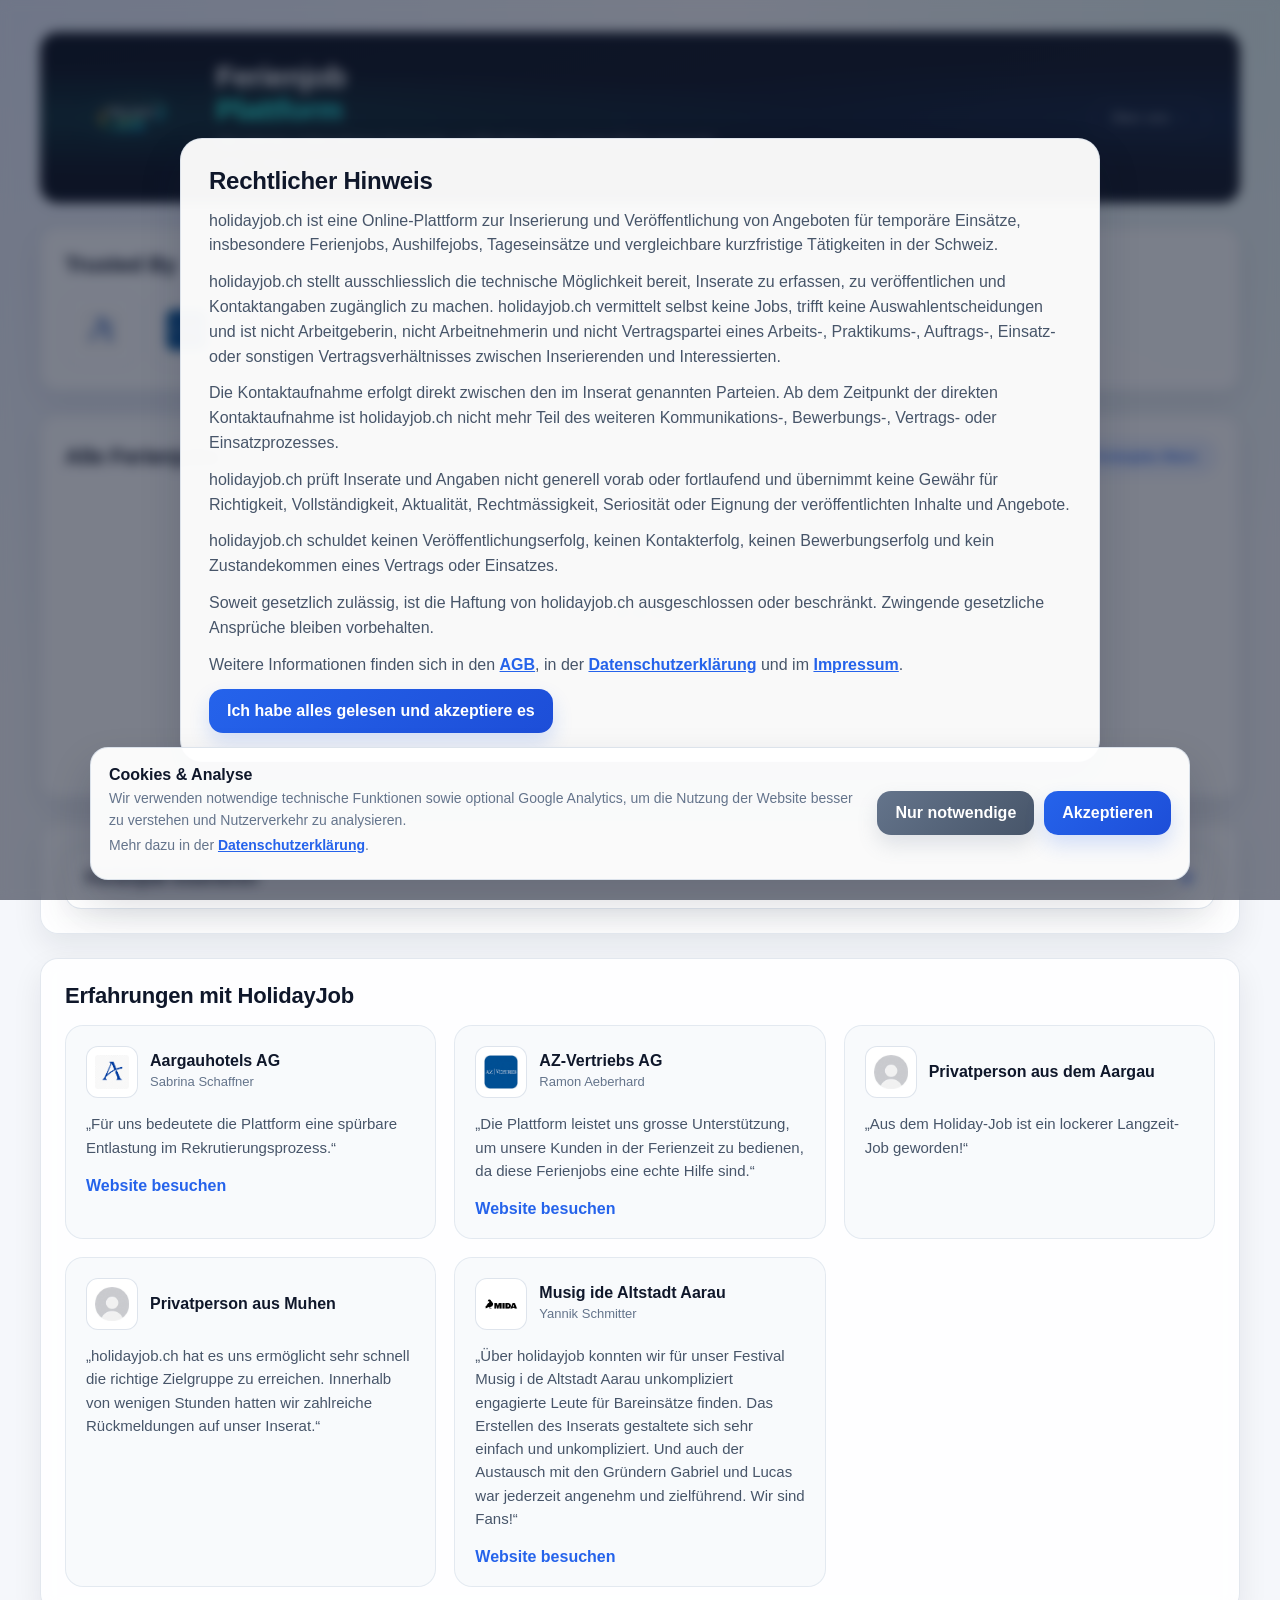
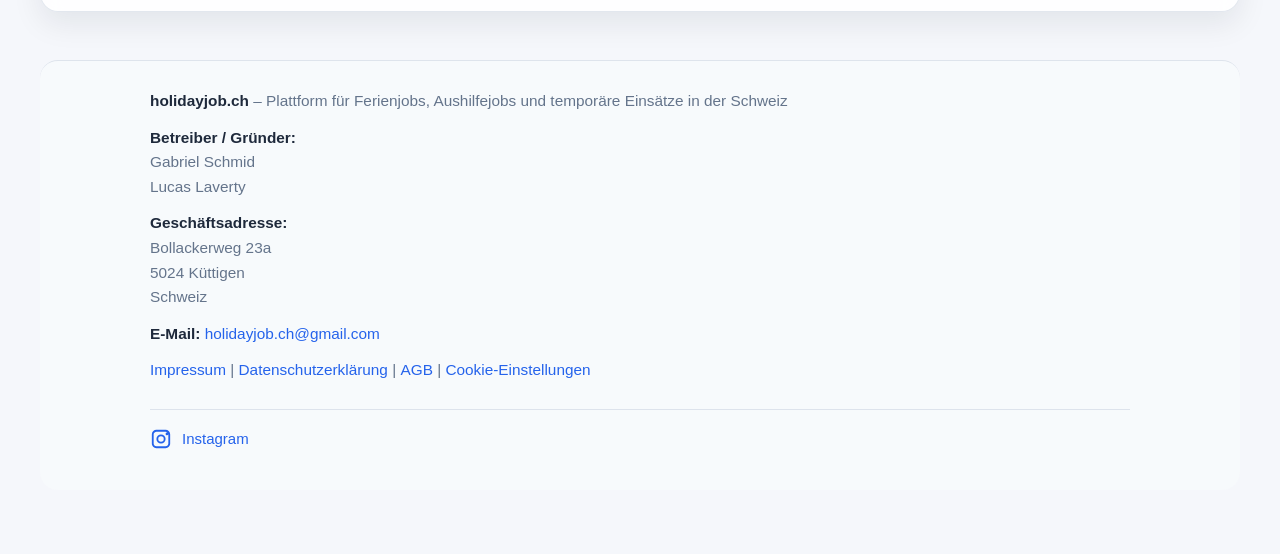
<file: index.html>
<!DOCTYPE html>
<html lang="de">
<head>
    <meta charset="UTF-8">
    <meta name="viewport" content="width=device-width, initial-scale=1.0">
    <title>Ferienjob Plattform</title>
    <link rel="stylesheet" href="styles.css">
    <!--Icons-->
    <link rel="icon" href="icons/favicon.ico">
    <link rel="shortcut icon" href="icons/favicon.ico">
    <link rel="icon" type="image/png" sizes="32x32" href="icons/favicon-32x32.png">
    <link rel="icon" type="image/png" sizes="16x16" href="icons/favicon-16x16.png">
    <link rel="apple-touch-icon" sizes="180x180" href="icons/apple-touch-icon.png">
    <link rel="apple-touch-icon" href="icons/apple-touch-icon.png">
    <link rel="manifest" href="icons/site.webmanifest">
    <meta name="theme-color" content="#0b1220">
    <!-- Google tag (gtag.js) -->
    <script async src="https://www.googletagmanager.com/gtag/js?id=G-RDJXNN60R9"></script>
    <script>
      window.dataLayer = window.dataLayer || [];
      function gtag(){dataLayer.push(arguments);}
      gtag('js', new Date());
      gtag('config', 'G-RDJXNN60R9');
    </script>
</head>
<body>

    <div id="disclaimer-gate" class="disclaimer-gate">
      <div class="disclaimer-gate-card">
        <h2>Rechtlicher Hinweis</h2>
          <p>
            holidayjob.ch ist eine Online-Plattform zur Inserierung und Veröffentlichung
            von Angeboten für temporäre Einsätze, insbesondere Ferienjobs, Aushilfejobs,
            Tageseinsätze und vergleichbare kurzfristige Tätigkeiten in der Schweiz.
          </p>
          <p>
            holidayjob.ch stellt ausschliesslich die technische Möglichkeit bereit, Inserate
            zu erfassen, zu veröffentlichen und Kontaktangaben zugänglich zu machen.
            holidayjob.ch vermittelt selbst keine Jobs, trifft keine Auswahlentscheidungen
            und ist nicht Arbeitgeberin, nicht Arbeitnehmerin und nicht Vertragspartei
            eines Arbeits-, Praktikums-, Auftrags-, Einsatz- oder sonstigen Vertragsverhältnisses
            zwischen Inserierenden und Interessierten.
          </p>
          <p>
            Die Kontaktaufnahme erfolgt direkt zwischen den im Inserat genannten Parteien.
            Ab dem Zeitpunkt der direkten Kontaktaufnahme ist holidayjob.ch nicht mehr Teil
            des weiteren Kommunikations-, Bewerbungs-, Vertrags- oder Einsatzprozesses.
          </p>
          <p>
            holidayjob.ch prüft Inserate und Angaben nicht generell vorab oder fortlaufend
            und übernimmt keine Gewähr für Richtigkeit, Vollständigkeit, Aktualität,
            Rechtmässigkeit, Seriosität oder Eignung der veröffentlichten Inhalte und Angebote.
          </p>
          <p>
            holidayjob.ch schuldet keinen Veröffentlichungserfolg, keinen Kontakterfolg,
            keinen Bewerbungserfolg und kein Zustandekommen eines Vertrags oder Einsatzes.
          </p>
          <p>
            Soweit gesetzlich zulässig, ist die Haftung von holidayjob.ch ausgeschlossen
            oder beschränkt. Zwingende gesetzliche Ansprüche bleiben vorbehalten.
          </p>
          <p>
            Weitere Informationen finden sich in den
            <a href="/agb.html">AGB</a>,
            in der <a href="/datenschutz.html">Datenschutzerklärung</a>
            und im <a href="/impressum.html">Impressum</a>.
          </p>

        <button type="button" id="accept-disclaimer-btn">
          Ich habe alles gelesen und akzeptiere es
        </button>
      </div>
    </div>

    <header class="page-header">
      <div class="page-header-brand">
        <a href="about.html" class="page-header-logo-link">
          <img src="icons/main_logo_transparent.png" alt="holidayjob.ch" class="page-header-logo" />
        </a>
        <div class="page-header-text">
          <h1 class="page-header-title">Ferienjob<span class="page-header-accent">Plattform</span></h1>
          <p class="page-header-subtitle">Hier können Unternehmen Ferienjobs veröffentlichen und Jugendliche passende Jobs in ihrer Umgebung finden.</p>
        </div>
      </div>
      <a href="about.html" class="page-header-nav-link">Über uns →</a>
    </header>

    <!-- Zufriedene Kunden - Link zu Testimonials -->
    <section class="customer-logo-section">
        <h2>Trusted By</h2>
        <div id="customer-logo-list" class="customer-logo-list"></div>
    </section>

    <!-- ========================= -->
    <!-- JOB LISTE                 -->
    <!-- ========================= -->
    <section class="jobs-section">
        <div class="jobs-section-header">
            <h2>Alle Ferienjobs</h2>
            <div class="filter-popup-anchor">
                <button type="button" id="filter-toggle" class="filter-popup-btn">
                    <svg width="14" height="14" viewBox="0 0 24 24" fill="none" stroke="currentColor" stroke-width="2.2" stroke-linecap="round" stroke-linejoin="round" aria-hidden="true">
                        <line x1="4" y1="6" x2="20" y2="6"/>
                        <line x1="8" y1="12" x2="16" y2="12"/>
                        <line x1="11" y1="18" x2="13" y2="18"/>
                    </svg>
                    Ferienjobs filtern
                </button>

                <div id="filter-popup" class="filter-popup">
                    <div class="filter-popup-top">
                        <span class="filter-popup-title">Ferienjobs filtern</span>
                        <button type="button" id="filter-popup-close" class="filter-popup-close" aria-label="Schliessen">
                            <svg width="14" height="14" viewBox="0 0 24 24" fill="none" stroke="currentColor" stroke-width="2.5" stroke-linecap="round" aria-hidden="true">
                                <line x1="18" y1="6" x2="6" y2="18"/>
                                <line x1="6" y1="6" x2="18" y2="18"/>
                            </svg>
                        </button>
                    </div>

                    <div class="search-filters">
                        <input type="text" id="search-location" placeholder="Ort / PLZ">
                        <input type="number" id="search-min-salary" placeholder="Mindestlohn (CHF)">

                        <select id="search-category">
                            <option value="">Alle Kategorien</option>
                            <option value="Gastronomie">Gastronomie</option>
                            <option value="Büro">Büro</option>
                            <option value="Bau">Bau</option>
                            <option value="Verkauf">Verkauf</option>
                            <option value="Gartenarbeit">Gartenarbeit</option>
                            <option value="Landwirtschaft">Landwirtschaft</option>
                            <option value="Sonstiges">Sonstiges</option>
                        </select>

                        <div class="date-row">
                            <input type="date" id="search-date-from">
                            <input type="date" id="search-date-to">
                        </div>
                    </div>

                    <div class="search-actions">
                        <button type="button" id="apply-filters">Filter anwenden</button>
                        <button type="button" id="reset-filters" class="secondary-button">Zurücksetzen</button>
                    </div>
                </div>
            </div>
        </div>

        <div id="job-list">
            <div class="loading-jobs">
              <div class="loading-dots">
                <span></span>
                <span></span>
                <span></span>
              </div>
              <p>Ferienjobs werden geladen...</p>
            </div>
        </div>
    </section>

    <!-- ========================= -->
    <!-- FORMULAR: JOB INSERIEREN  -->
    <!-- ========================= -->
    <section class="post-job-section">
        <button type="button" id="job-form-toggle" class="job-form-toggle">
            <span>Ferienjob inserieren</span>
            <span id="job-form-toggle-icon" class="job-form-toggle-icon">+</span>
        </button>

        <div id="job-form-wrapper" class="job-form-wrapper">
            <div id="job-message" class="message-box hidden"></div>
            <form id="job-form">
                <input type="text" id="title" placeholder="Titel Inserat" required>
                <input type="text" id="company" placeholder="Firma/Name" required>

                <select id="category">
                    <option value="">Kategorie auswählen</option>
                    <option value="Gastronomie">Gastronomie</option>
                    <option value="Büro">Büro</option>
                    <option value="Bau">Bau</option>
                    <option value="Verkauf">Verkauf</option>
                    <option value="Gartenarbeit">Gartenarbeit</option>
                    <option value="Landwirtschaft">Landwirtschaft</option>
                    <option value="Sonstiges">Sonstiges</option>
                </select>

                <input type="text" id="location" placeholder="Ort / PLZ" required>
                <input type="text" id="contact" placeholder="Email / Telefon" required>
                <input type="text" id="salary" placeholder="Lohn (Brutto/Netto pro Stunde)" required>
                <input type="text" id="requirements" class="full-span" placeholder="Anforderungen (optional)">

                <div class="duration-block" id="date-row">
                    <div class="date-field">
                        <label for="date_from">Von</label>
                        <input type="date" id="date_from" title="Von">
                    </div>
                    <div class="date-field">
                        <label for="date_to">Bis</label>
                        <input type="date" id="date_to" title="Bis">
                    </div>
                    <div class="date-field date-field--select">
                        <label for="specific_or_not">Zeitraum</label>
                        <select id="specific_or_not">
                            <option value="">Einmalig/Dauerhaft Hilfe gesucht?</option>
                            <option value="Dauerhaft">Dauerhaft Aushilfe gesucht</option>
                            <option value="Spezifisch">Aushilfe in spezifischem Zeitraum gesucht</option>
                            <option value="flexibel">Zeitraum flexibel</option>
                        </select>
                    </div>
                </div>

                <textarea id="description" placeholder="Beschreibung" required></textarea>

                <input type="text" id="website" class="honeypot-field" tabindex="-1" autocomplete="off">

                <button type="submit">Job veröffentlichen</button>
            </form>
        </div>
    </section>

    <!-- ========================= -->
    <!-- SCRIPT UND DIV FÜR AUSBLENDEN -->
    <!-- ========================= -->

<div id="loading-overlay" class="loading-overlay hidden">
    <div class="loading-box">
        <div class="spinner"></div>
        <p>Job wird veröffentlicht...</p>
    </div>
</div>

<!-- Testimonials -->

<section id="testimonials" class="testimonials-section">
    <h2>Erfahrungen mit HolidayJob</h2>
    <div id="testimonial-list" class="testimonial-list"></div>
</section>

<!-- Unterstützt durch -->
    <section id="sponsors-section" class="sponsors-section" style="display:none;">
      <div class="sponsors-section-inner">
        <p class="sponsors-eyebrow">Unterstützt durch</p>
        <h2 class="sponsors-heading">Diese Unternehmen machen es möglich.</h2>
        <p class="sponsors-lead">Danke an alle, die hinter holidayjob.ch stehen.</p>
        <div id="sponsors-grid" class="sponsors-grid"></div>
      </div>
    </section>

<!-- Footer -->

<footer id="site-impressum" class="site-footer">
  <p><strong>holidayjob.ch</strong> – Plattform für Ferienjobs, Aushilfejobs und temporäre Einsätze in der Schweiz</p>
  <p><strong>Betreiber / Gründer:</strong><br>Gabriel Schmid<br>Lucas Laverty</p>
  <p><strong>Geschäftsadresse:</strong><br>Bollackerweg 23a<br>5024 Küttigen<br>Schweiz</p>
  <p><strong>E-Mail:</strong> <a href="mailto:holidayjob.ch@gmail.com">holidayjob.ch@gmail.com</a></p>
  <p>
    <a href="/legal/impressum.html">Impressum</a> |
    <a href="/legal/datenschutz.html">Datenschutzerklärung</a> |
    <a href="/legal/agb.html">AGB</a> |
    <a href="#" id="change-cookie-settings">Cookie-Einstellungen</a>
  </p>
<div class="footer-social">
    <a
        href="https://www.instagram.com/holidayjob.ch/"
        target="_blank"
        rel="noopener noreferrer"
        aria-label="Instagram"
        class="instagram-link"
    >
        <svg viewBox="0 0 24 24" aria-hidden="true">
            <path d="M7 2C4.243 2 2 4.243 2 7v10c0 2.757 2.243 5 5 5h10c2.757 0 5-2.243 5-5V7c0-2.757-2.243-5-5-5H7zm0 2h10c1.654 0 3 1.346 3 3v10c0 1.654-1.346 3-3 3H7c-1.654 0-3-1.346-3-3V7c0-1.654 1.346-3 3-3zm11.5 1a1.5 1.5 0 100 3 1.5 1.5 0 000-3zM12 7a5 5 0 100 10 5 5 0 000-10zm0 2a3 3 0 110 6 3 3 0 010-6z"/>
        </svg>
        <span>Instagram</span>
    </a>
</div>
</footer>

<!-- Cookie-Banner -->

<div id="cookie-banner" class="cookie-banner hidden">
  <div class="cookie-banner-text">
    <strong>Cookies & Analyse</strong>
    <p>
      Wir verwenden notwendige technische Funktionen sowie optional Google Analytics,
      um die Nutzung der Website besser zu verstehen und Nutzerverkehr zu analysieren.
    </p>
    <p>
      Mehr dazu in der
      <a href="/legal/datenschutz.html">Datenschutzerklärung</a>.
    </p>
  </div>

  <div class="cookie-banner-actions">
    <button type="button" id="accept-necessary-cookies" class="secondary-button">
      Nur notwendige
    </button>
    <button type="button" id="accept-analytics-cookies">
      Akzeptieren
    </button>
  </div>
</div>

<script src="api.js"></script>
<script src="js/testimonials.js"></script>
<script src="app.js"></script>

</body>
</html>
</file>
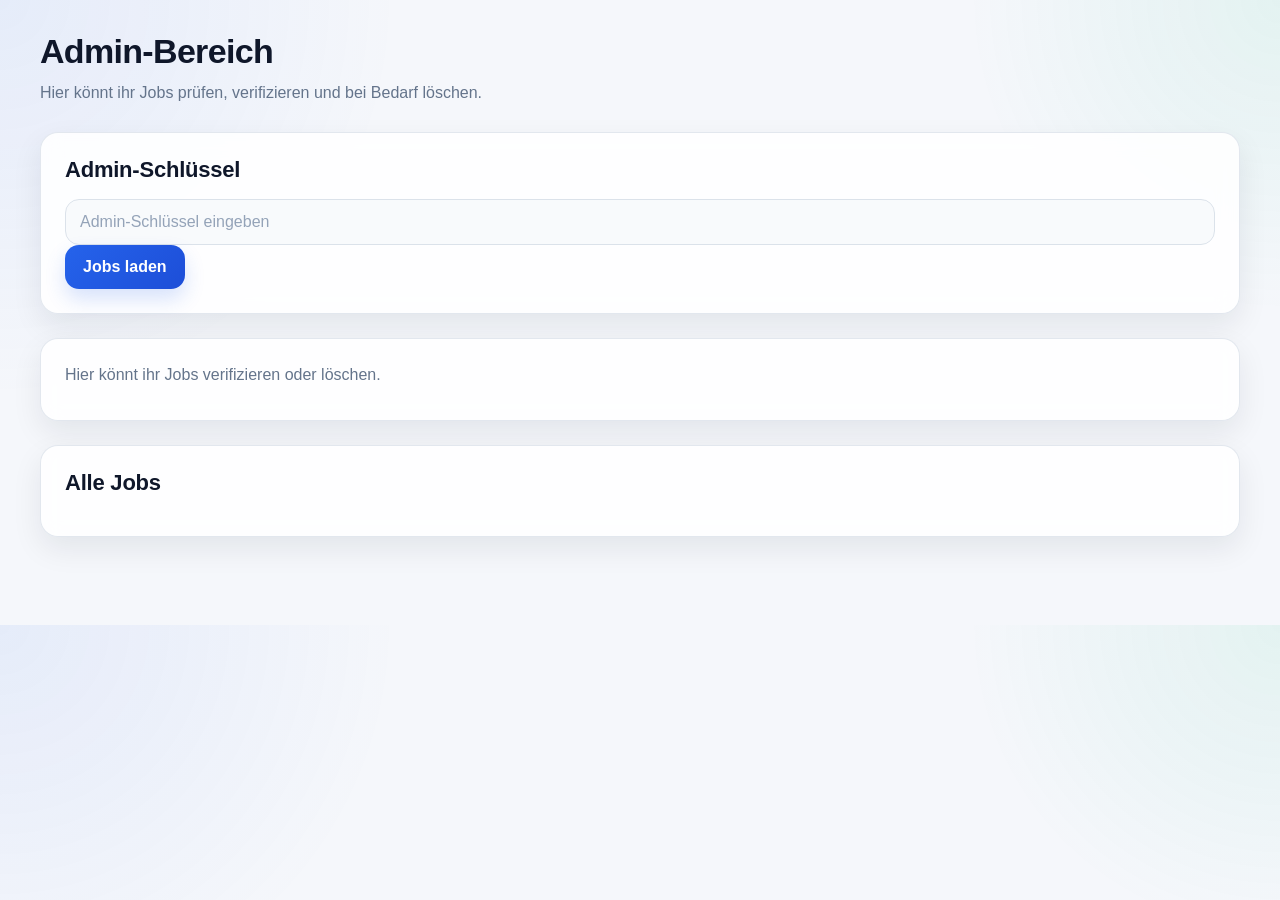
<file: admin.html>
<!DOCTYPE html>
<html lang="de">
<head>
    <meta charset="UTF-8">
    <meta name="viewport" content="width=device-width, initial-scale=1.0"> 
    <title>Admin – Ferienjob Plattform</title>
    <link rel="stylesheet" href="styles.css">
</head>
<body>

    <h1>Admin-Bereich</h1>

    <div class="page-intro">
        <p>Hier könnt ihr Jobs prüfen, verifizieren und bei Bedarf löschen.</p>
    </div>

    <!-- ========================= -->
    <!-- ADMIN LOGIN -->
    <!-- ========================= -->
    <section>
        <h2>Admin-Schlüssel</h2>

        <input type="password" id="admin-key" placeholder="Admin-Schlüssel eingeben">
        <button id="load-admin-jobs">Jobs laden</button>
    </section>

    <!-- ========================= -->
    <!-- HINWEIS -->
    <!-- ========================= -->
    <section>
        <p>
            Hier könnt ihr Jobs verifizieren oder löschen.
        </p>
    </section>

    <!-- ========================= -->
    <!-- JOB LISTE -->
    <!-- ========================= -->
    <section>
        <h2>Alle Jobs</h2>

        <div id="admin-job-list">
            <!-- Hier werden später alle Jobs für Admins angezeigt -->
        </div>
    </section>

    <!-- ========================= -->
    <!-- SCRIPT UND DIV FÜR AUSBLENDEN -->
    <!-- ========================= -->

<div id="admin-loading-overlay" class="loading-overlay hidden">
    <div class="loading-box">
        <div class="spinner"></div>
        <p>Aktion wird ausgeführt...</p>
    </div>
</div>
    
    <script src="api.js"></script>
    <script src="admin.js"></script>

</body>
</html>
</file>
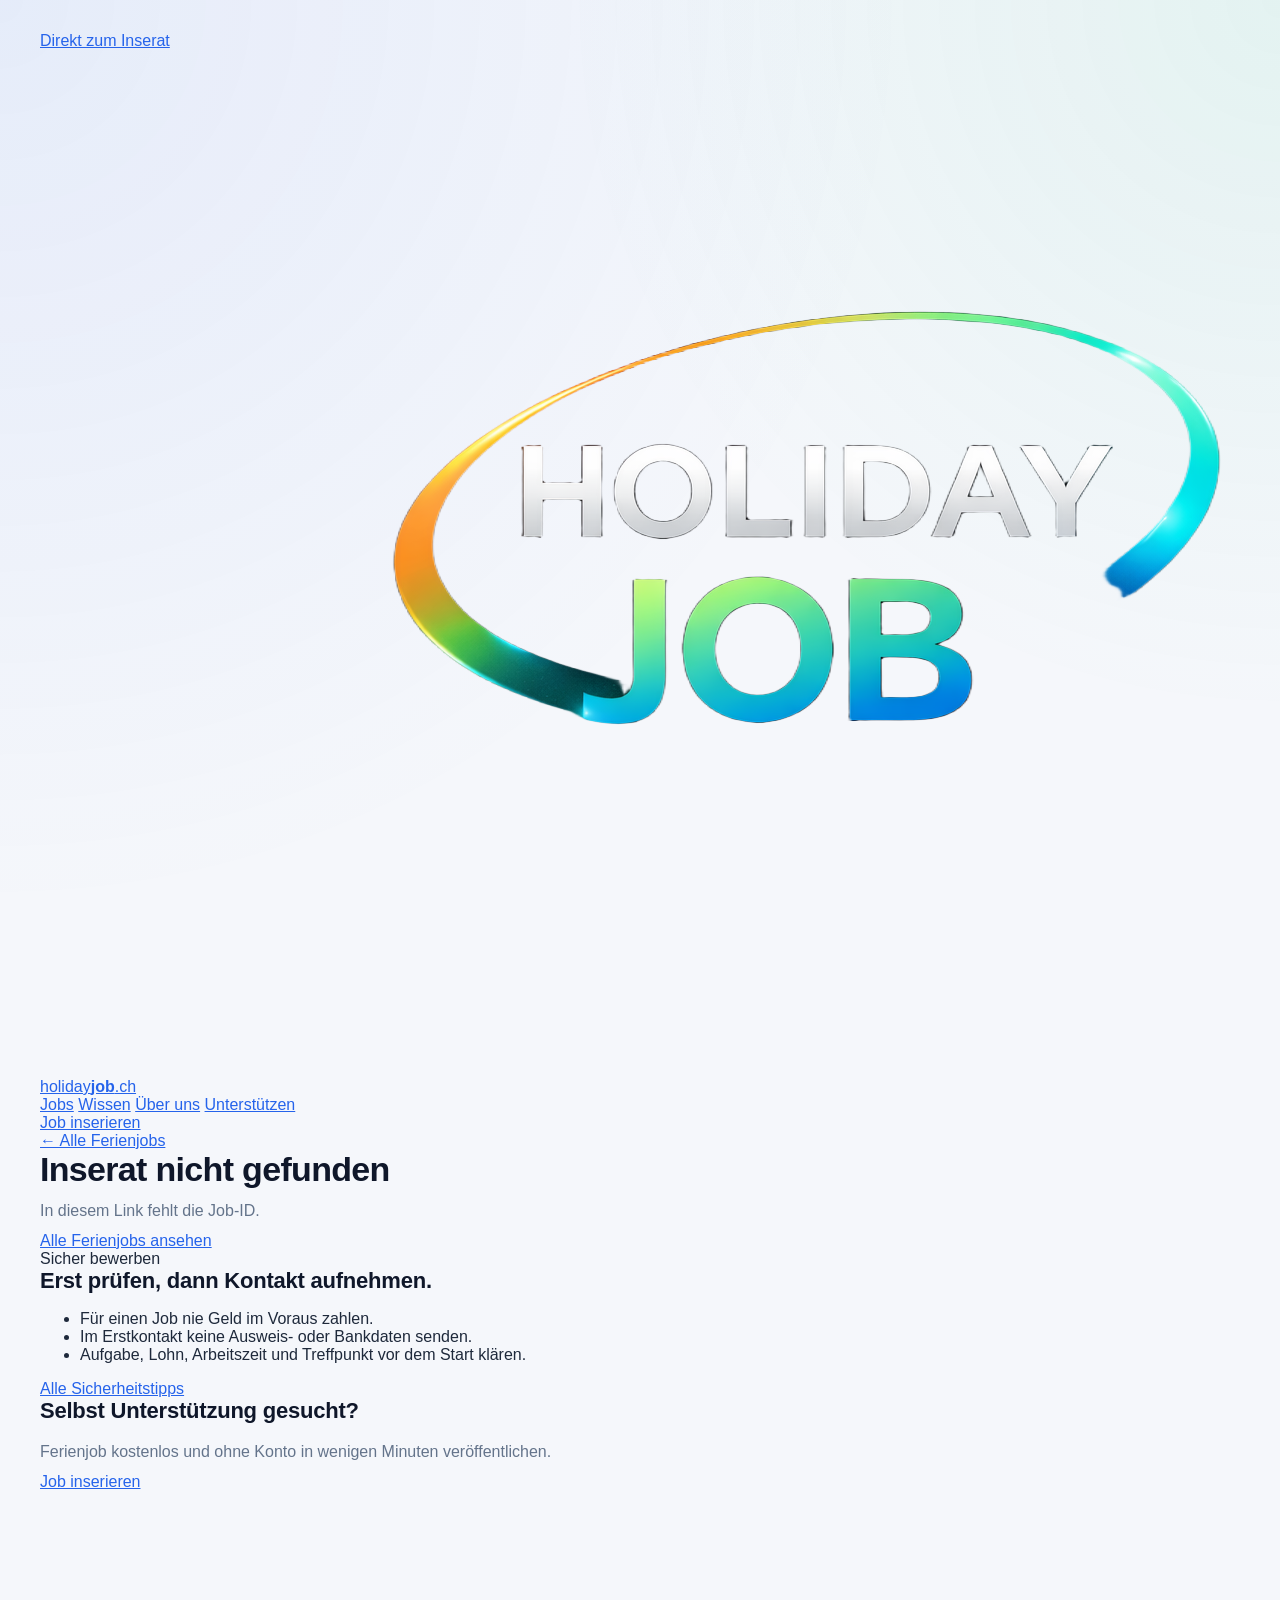
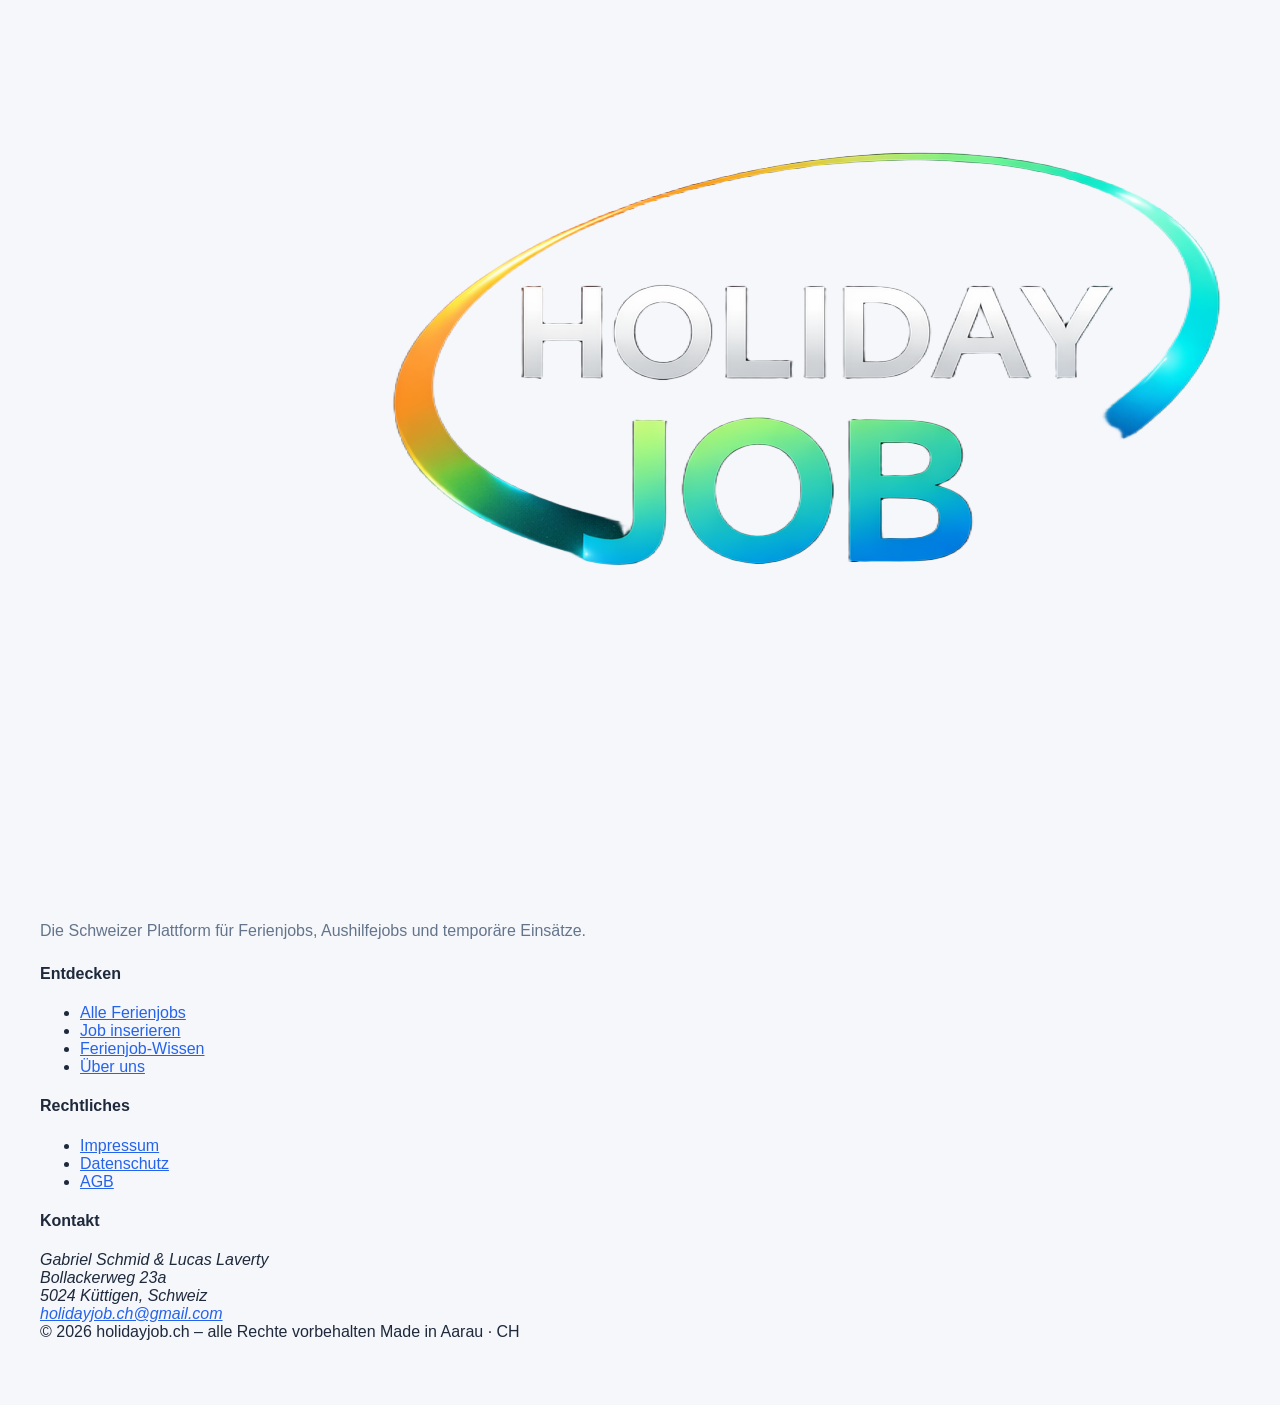
<file: job.html>
<!DOCTYPE html>
<html lang="de">
<head>
  <meta charset="UTF-8">
  <meta name="viewport" content="width=device-width, initial-scale=1.0">
  <title>Ferienjob – holidayjob.ch</title>
  <meta name="description" content="Ferienjob in der Schweiz auf holidayjob.ch ansehen und direkt Kontakt aufnehmen.">
  <meta name="robots" content="noindex, follow" id="job-robots">
  <link rel="canonical" href="https://holidayjob.ch/job.html" id="job-canonical">
  <meta property="og:title" content="Ferienjob – holidayjob.ch" id="job-og-title">
  <meta property="og:description" content="Ferienjob in der Schweiz ansehen und direkt Kontakt aufnehmen." id="job-og-description">
  <meta property="og:type" content="website">
  <meta property="og:url" content="https://holidayjob.ch/job.html" id="job-og-url">
  <meta property="og:image" content="https://holidayjob.ch/icons/android-chrome-512x512.png">
  <meta property="og:locale" content="de_CH">
  <meta property="og:site_name" content="holidayjob.ch">
  <meta name="twitter:card" content="summary">
  <link rel="stylesheet" href="styles.css">
  <link rel="icon" href="icons/favicon.ico">
  <link rel="icon" type="image/png" sizes="32x32" href="icons/favicon-32x32.png">
  <link rel="apple-touch-icon" href="icons/apple-touch-icon.png">
  <meta name="theme-color" content="#f7f9fd">
</head>
<body>
  <a href="#job-detail" class="skip-link">Direkt zum Inserat</a>

  <header class="topbar">
    <div class="topbar-inner">
      <a href="index.html" class="topbar-brand">
        <img src="icons/main_logo_transparent.png" alt="holidayjob.ch">
        <span>holiday<b>job</b>.ch</span>
      </a>
      <nav class="topbar-nav" aria-label="Hauptnavigation">
        <a href="index.html#jobs" class="topbar-link active">Jobs</a>
        <a href="wissen.html" class="topbar-link">Wissen</a>
        <a href="about.html" class="topbar-link">Über uns</a>
        <a href="unterstuetzen.html" class="topbar-link">Unterstützen</a>
      </nav>
      <a href="index.html#post-job-section" class="topbar-cta">Job inserieren</a>
    </div>
  </header>

  <main class="job-detail-main">
    <nav class="job-breadcrumb" aria-label="Brotkrümelnavigation">
      <a href="index.html#jobs">← Alle Ferienjobs</a>
    </nav>

    <article id="job-detail" class="job-detail-card" aria-live="polite">
      <div class="job-detail-loading" id="job-detail-loading">
        <div class="spinner" aria-hidden="true"></div>
        <p>Inserat wird geladen…</p>
      </div>
    </article>

    <aside class="job-detail-safety" id="sicher-bewerben">
      <div>
        <span class="section-eyebrow">Sicher bewerben</span>
        <h2>Erst prüfen, dann Kontakt aufnehmen.</h2>
      </div>
      <ul>
        <li>Für einen Job nie Geld im Voraus zahlen.</li>
        <li>Im Erstkontakt keine Ausweis- oder Bankdaten senden.</li>
        <li>Aufgabe, Lohn, Arbeitszeit und Treffpunkt vor dem Start klären.</li>
      </ul>
      <a href="wissen.html#sicher-bewerben">Alle Sicherheitstipps</a>
    </aside>

    <div class="cta-band job-detail-cta">
      <div>
        <h2>Selbst Unterstützung gesucht?</h2>
        <p>Ferienjob kostenlos und ohne Konto in wenigen Minuten veröffentlichen.</p>
      </div>
      <a href="index.html#post-job-section" class="btn btn-solid">Job inserieren</a>
    </div>
  </main>

  <footer class="foot">
    <div class="foot-inner">
      <div class="foot-brand">
        <img src="icons/main_logo_transparent.png" alt="holidayjob.ch">
        <p>Die Schweizer Plattform für Ferienjobs, Aushilfejobs und temporäre Einsätze.</p>
      </div>
      <div>
        <h4>Entdecken</h4>
        <ul>
          <li><a href="index.html#jobs">Alle Ferienjobs</a></li>
          <li><a href="index.html#post-job-section">Job inserieren</a></li>
          <li><a href="wissen.html">Ferienjob-Wissen</a></li>
          <li><a href="about.html">Über uns</a></li>
        </ul>
      </div>
      <div>
        <h4>Rechtliches</h4>
        <ul>
          <li><a href="/legal/impressum.html">Impressum</a></li>
          <li><a href="/legal/datenschutz.html">Datenschutz</a></li>
          <li><a href="/legal/agb.html">AGB</a></li>
        </ul>
      </div>
      <div>
        <h4>Kontakt</h4>
        <address>
          Gabriel Schmid &amp; Lucas Laverty<br>
          Bollackerweg 23a<br>
          5024 Küttigen, Schweiz<br>
          <a href="mailto:holidayjob.ch@gmail.com">holidayjob.ch@gmail.com</a>
        </address>
      </div>
    </div>
    <div class="foot-bottom">
      <div class="foot-bottom-inner">
        <span>© 2026 holidayjob.ch – alle Rechte vorbehalten</span>
        <span class="foot-legal-note">Made in Aarau · CH</span>
      </div>
    </div>
  </footer>

  <script src="api.js"></script>
  <script src="job-detail.js"></script>
</body>
</html>
</file>
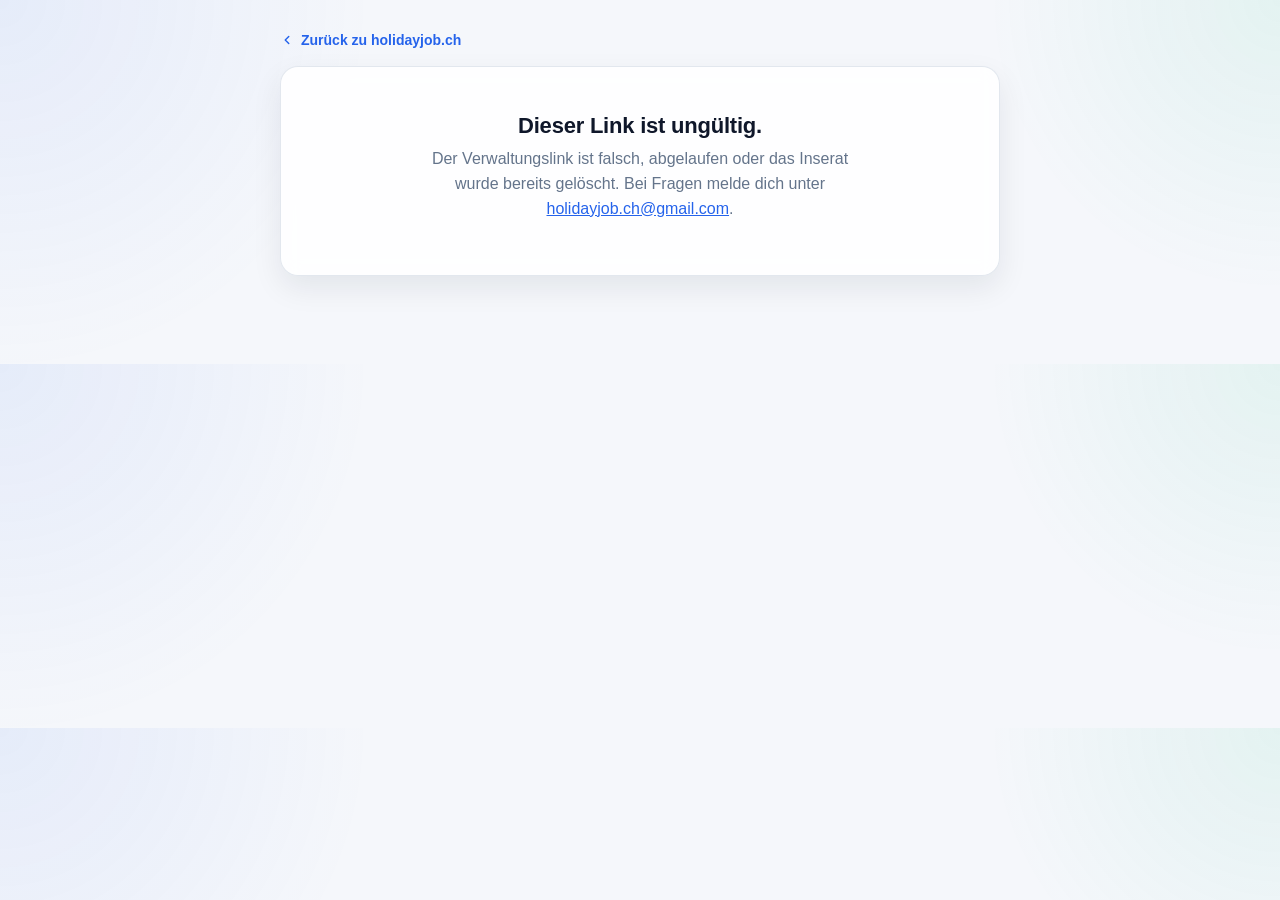
<file: manage.html>
<!DOCTYPE html>
<html lang="de">
<head>
  <meta charset="UTF-8">
  <meta name="viewport" content="width=device-width, initial-scale=1.0">
  <title>Inserat verwalten – holidayjob.ch</title>
  <meta name="robots" content="noindex, nofollow">
  <link rel="stylesheet" href="styles.css">
  <link rel="icon" href="icons/favicon.ico">
  <link rel="icon" type="image/png" sizes="32x32" href="icons/favicon-32x32.png">
  <link rel="apple-touch-icon" href="icons/apple-touch-icon.png">
</head>
<body>

  <div class="manage-wrap">

    <a href="index.html" class="manage-back-link">
      <svg width="14" height="14" viewBox="0 0 24 24" fill="none" stroke="currentColor" stroke-width="2.5" stroke-linecap="round" stroke-linejoin="round" aria-hidden="true"><polyline points="15 18 9 12 15 6"/></svg>
      Zurück zu holidayjob.ch
    </a>

    <!-- Laden -->
    <section id="manage-loading" class="manage-state">
      <div class="spinner" style="margin:0 auto 14px;"></div>
      <h2>Inserat wird geladen…</h2>
      <p>Einen Moment bitte.</p>
    </section>

    <!-- Ungültiger Link -->
    <section id="manage-error" class="manage-state hidden">
      <h2>Dieser Link ist ungültig.</h2>
      <p id="manage-error-text">
        Der Verwaltungslink ist falsch, abgelaufen oder das Inserat wurde bereits gelöscht.
        Bei Fragen melde dich unter
        <a href="mailto:holidayjob.ch@gmail.com">holidayjob.ch@gmail.com</a>.
      </p>
    </section>

    <!-- Gelöscht -->
    <section id="manage-deleted" class="manage-state hidden">
      <h2>Inserat gelöscht.</h2>
      <p>Dein Inserat wurde von der Plattform entfernt. Danke, dass du holidayjob.ch genutzt hast – du kannst jederzeit ein neues Inserat aufgeben.</p>
      <p style="margin-top:14px;"><a href="index.html">Zur Startseite →</a></p>
    </section>

    <!-- Inhalt -->
    <section id="manage-content" class="hidden">
      <div class="manage-job-head">
        <div>
          <h2 id="manage-job-title">–</h2>
          <p class="manage-job-sub" id="manage-job-sub">–</p>
        </div>
        <span id="manage-status-pill" class="manage-status-pill unverified">–</span>
      </div>

      <div id="manage-message" class="message-box hidden"></div>

      <form id="manage-form">
        <div>
          <label for="m-company">Firma / Name</label>
          <input type="text" id="m-company" required>
        </div>
        <div>
          <label for="m-title">Jobtitel</label>
          <input type="text" id="m-title" required>
        </div>

        <div>
          <label for="m-category">Kategorie</label>
          <select id="m-category">
            <option value="">Kategorie auswählen</option>
            <option value="Gastronomie">Gastronomie</option>
            <option value="Büro">Büro</option>
            <option value="Bau">Bau</option>
            <option value="Verkauf">Verkauf</option>
            <option value="Gartenarbeit">Gartenarbeit</option>
            <option value="Landwirtschaft">Landwirtschaft</option>
            <option value="Sonstiges">Sonstiges</option>
          </select>
        </div>
        <div>
          <label for="m-location">Ort / PLZ</label>
          <input type="text" id="m-location" required>
        </div>

        <div>
          <label for="m-contact">Kontakt</label>
          <input type="text" id="m-contact" required>
        </div>
        <div>
          <label for="m-salary">Lohn</label>
          <input type="text" id="m-salary" required>
        </div>

        <div style="grid-column: 1 / -1;">
          <label for="m-requirements">Anforderungen (optional)</label>
          <input type="text" id="m-requirements">
        </div>

        <div class="date-row" style="grid-column: 1 / -1;">
          <div style="flex:1;">
            <label for="m-specific_or_not">Zeitraum</label>
            <select id="m-specific_or_not">
              <option value="">Einmalig oder dauerhaft?</option>
              <option value="Dauerhaft">Dauerhaft Aushilfe gesucht</option>
              <option value="Spezifisch">Aushilfe in spezifischem Zeitraum gesucht</option>
            </select>
          </div>
          <div style="flex:1;">
            <label for="m-date_from">Von</label>
            <input type="date" id="m-date_from">
          </div>
          <div style="flex:1;">
            <label for="m-date_to">Bis</label>
            <input type="date" id="m-date_to">
          </div>
        </div>

        <div style="grid-column: 1 / -1;">
          <label for="m-description">Beschreibung</label>
          <textarea id="m-description" required></textarea>
        </div>

        <button type="submit" id="manage-save-btn">Änderungen speichern</button>
      </form>
      <p class="notice">Hinweis: Nach einer Bearbeitung wird dein Inserat kurz erneut geprüft, bevor es wieder öffentlich erscheint.</p>

      <div class="manage-danger-zone">
        <h3>Inserat löschen</h3>
        <p>Das Inserat wird dauerhaft von der Plattform entfernt. Diese Aktion kann nicht rückgängig gemacht werden.</p>
        <button type="button" id="manage-delete-btn" class="delete-btn">Inserat endgültig löschen</button>
      </div>
    </section>

  </div>

  <div id="loading-overlay" class="loading-overlay hidden">
    <div class="loading-box">
      <div class="spinner"></div>
      <p id="manage-overlay-text">Bitte warten…</p>
    </div>
  </div>

  <script src="api.js"></script>
  <script>
    (function () {
      const params = new URLSearchParams(window.location.search);
      const jobId  = params.get("id")    || "";
      const token  = params.get("token") || "";

      const stateLoading = document.getElementById("manage-loading");
      const stateError   = document.getElementById("manage-error");
      const stateDeleted = document.getElementById("manage-deleted");
      const stateContent = document.getElementById("manage-content");
      const overlay      = document.getElementById("loading-overlay");
      const overlayText  = document.getElementById("manage-overlay-text");
      const msgBox       = document.getElementById("manage-message");

      function show(el) {
        [stateLoading, stateError, stateDeleted, stateContent].forEach(s => s.classList.add("hidden"));
        el.classList.remove("hidden");
      }

      function showOverlay(text) {
        overlayText.textContent = text;
        overlay.classList.remove("hidden");
      }
      function hideOverlay() { overlay.classList.add("hidden"); }

      function showMessage(text, type) {
        msgBox.textContent = text;
        msgBox.className = "message-box show " + (type === "error" ? "message-error" : "message-success");
        msgBox.scrollIntoView({ behavior: "smooth", block: "nearest" });
      }

      /* Sheets liefert Datumswerte teils als ISO-Timestamp – auf YYYY-MM-DD kürzen */
      function toDateValue(v) {
        const s = String(v || "");
        return /^\d{4}-\d{2}-\d{2}/.test(s) ? s.slice(0, 10) : "";
      }

      function setStatusPill(status) {
        const pill = document.getElementById("manage-status-pill");
        const verified = status === "verified";
        pill.className = "manage-status-pill " + (verified ? "verified" : "unverified");
        pill.textContent = verified ? "Öffentlich sichtbar" : "Wird geprüft";
      }

      /* Von/Bis deaktivieren, wenn "Dauerhaft" gewählt ist (wie auf der Startseite) */
      const specificSelect = document.getElementById("m-specific_or_not");
      const dateFromInput  = document.getElementById("m-date_from");
      const dateToInput    = document.getElementById("m-date_to");

      function updateDateInputs() {
        const isSpecific = specificSelect.value === "Spezifisch";
        dateFromInput.disabled = !isSpecific;
        dateToInput.disabled   = !isSpecific;
        if (!isSpecific) { dateFromInput.value = ""; dateToInput.value = ""; }
      }
      specificSelect.addEventListener("change", updateDateInputs);

      function fillForm(job) {
        document.getElementById("manage-job-title").textContent = job.title || "Dein Inserat";
        document.getElementById("manage-job-sub").textContent =
            [job.company, job.location].filter(Boolean).join(" · ");
        setStatusPill(job.status);

        document.getElementById("m-company").value         = job.company         || "";
        document.getElementById("m-title").value           = job.title           || "";
        document.getElementById("m-category").value        = job.category        || "";
        document.getElementById("m-location").value        = job.location        || "";
        document.getElementById("m-contact").value         = job.contact         || "";
        document.getElementById("m-salary").value          = job.salary          || "";
        document.getElementById("m-requirements").value    = job.requirements    || "";
        document.getElementById("m-specific_or_not").value = job.specific_or_not || "";
        document.getElementById("m-date_from").value       = toDateValue(job.date_from);
        document.getElementById("m-date_to").value         = toDateValue(job.date_to);
        document.getElementById("m-description").value     = job.description     || "";
        updateDateInputs();
      }

      /* ── Laden ── */
      async function init() {
        if (!jobId || !token) { show(stateError); return; }
        try {
          const result = await manageGetJob(jobId, token);
          if (!result.success || !result.job) { show(stateError); return; }
          fillForm(result.job);
          /* Läuft bereits ein Änderungs-Vorschlag, dem Nutzer sagen,
             dass öffentlich noch die bisherige Version steht. */
          if (result.job.hasPendingEdit) {
            showMessage("Eine frühere Änderung wird gerade geprüft – öffentlich ist noch die bisherige Version. Wenn du erneut speicherst, ersetzt das den offenen Vorschlag.", "success");
          }
          show(stateContent);
        } catch (e) {
          console.error(e);
          show(stateError);
        }
      }

      /* ── Speichern ── */
      document.getElementById("manage-form").addEventListener("submit", async function (e) {
        e.preventDefault();

        const data = {
          company:         document.getElementById("m-company").value.trim(),
          title:           document.getElementById("m-title").value.trim(),
          category:        document.getElementById("m-category").value,
          location:        document.getElementById("m-location").value.trim(),
          contact:         document.getElementById("m-contact").value.trim(),
          salary:          document.getElementById("m-salary").value.trim(),
          requirements:    document.getElementById("m-requirements").value.trim(),
          date_from:       document.getElementById("m-date_from").value,
          date_to:         document.getElementById("m-date_to").value,
          specific_or_not: document.getElementById("m-specific_or_not").value,
          description:     document.getElementById("m-description").value.trim()
        };

        if (data.specific_or_not === "Spezifisch" && (!data.date_from || !data.date_to)) {
          showMessage("Bitte wähle bei spezifischem Zeitraum ein Von- und Bis-Datum.", "error");
          return;
        }

        showOverlay("Änderungen werden gespeichert…");
        try {
          const result = await manageEditJob(jobId, token, data);
          if (!result.success) {
            showMessage(result.message || "Speichern fehlgeschlagen.", "error");
            return;
          }
          /* Edit-Moderation: Vorschlag eingereicht, Live-Version und
             Status bleiben unverändert, bis das Admin-Team freigibt. */
          showMessage("Änderung eingereicht! Wir prüfen sie kurz – bis dahin bleibt dein Inserat in der bisherigen Version online.", "success");
        } catch (err) {
          console.error(err);
          showMessage("Beim Speichern ist ein Fehler aufgetreten.", "error");
        } finally {
          hideOverlay();
        }
      });

      /* ── Löschen (nur nach explizitem Klick – nie beim Laden) ── */
      document.getElementById("manage-delete-btn").addEventListener("click", async function () {
        if (!confirm("Dieses Inserat wirklich endgültig löschen?")) return;

        showOverlay("Inserat wird gelöscht…");
        try {
          const result = await manageDeleteJob(jobId, token);
          if (!result.success) {
            showMessage(result.message || "Löschen fehlgeschlagen.", "error");
            return;
          }
          show(stateDeleted);
        } catch (err) {
          console.error(err);
          showMessage("Beim Löschen ist ein Fehler aufgetreten.", "error");
        } finally {
          hideOverlay();
        }
      });

      init();
    })();
  </script>
</body>
</html>
</file>
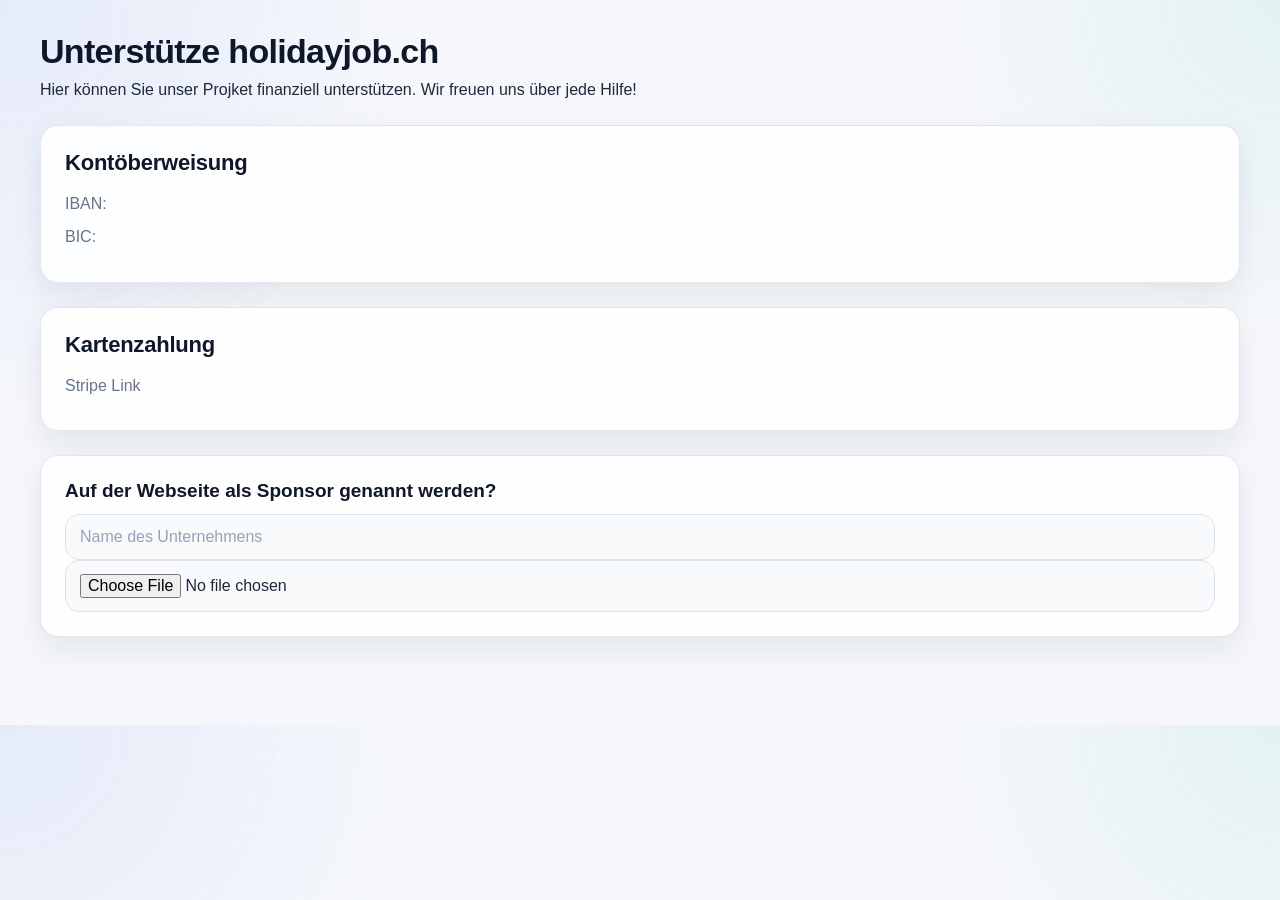
<file: unterstuetzen&23#ÇERR€.html>
<!DOCTYPE html>
<html lang="de">
<head>
    <meta charset="UTF-8">
    <meta name="viewport" content="width=device-width, initial-scale=1.0">
    <title>Unterstütze holidayjob.ch</title>
    <link rel="stylesheet" href="styles.css">
</head>
<body>
    <h1>Unterstütze holidayjob.ch</h1>
    <div class="page-intro">Hier können Sie unser Projket finanziell unterstützen. Wir freuen uns über jede Hilfe!</div>
    <section class="account-transfer-informations">
        <h2>Kontöberweisung</h2>
        <p>IBAN:</p>
        <p>BIC:</p>
    </section>
    <section class="stripe-link">
        <h2>Kartenzahlung</h2>
        <p>Stripe Link</p>
    </section>
    <section class="become-sponsor">
        <h3>Auf der Webseite als Sponsor genannt werden?</h3>
        <div class="sponsor-form">
            <input type="text" id="company-name" placeholder="Name des Unternehmens" required>
            <input type="file" id="company-logo" placeholder="Logo des Unternehmens (optional)">
        </div>
    </section>
</body>
</file>
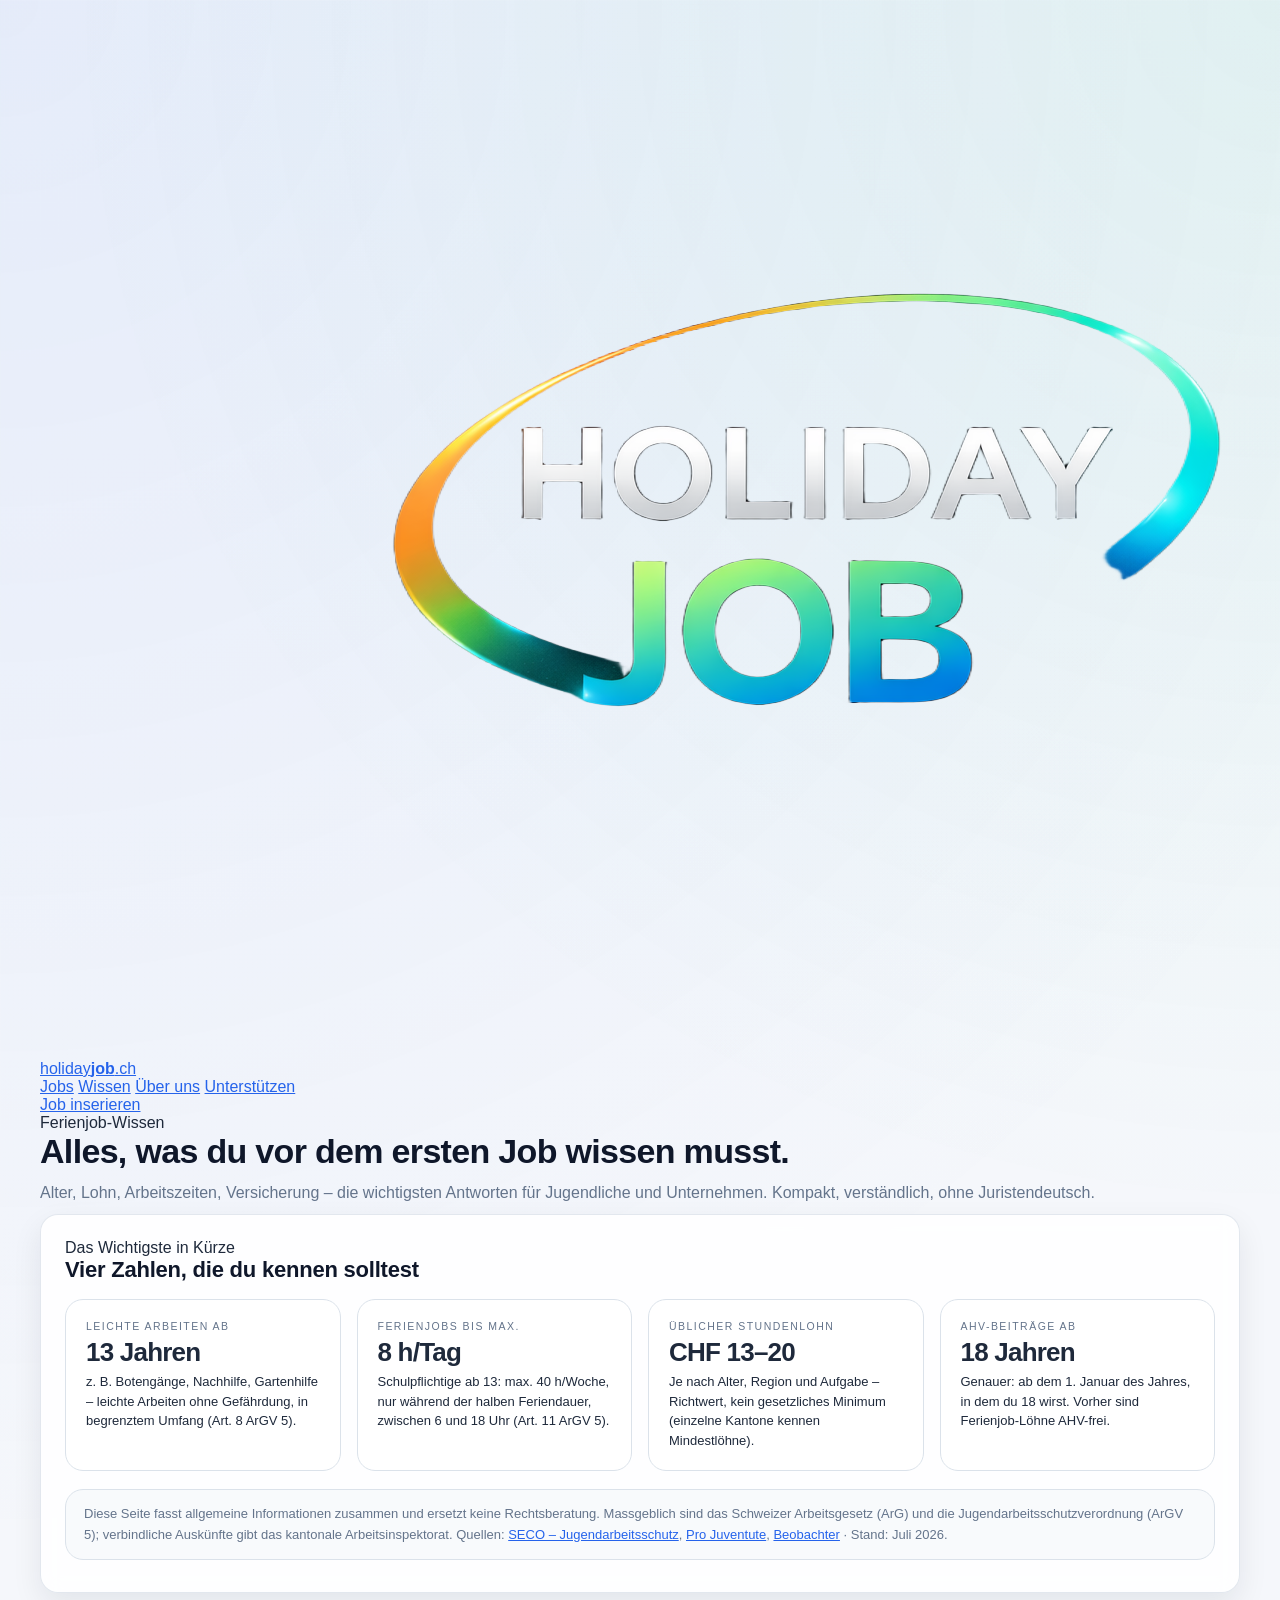
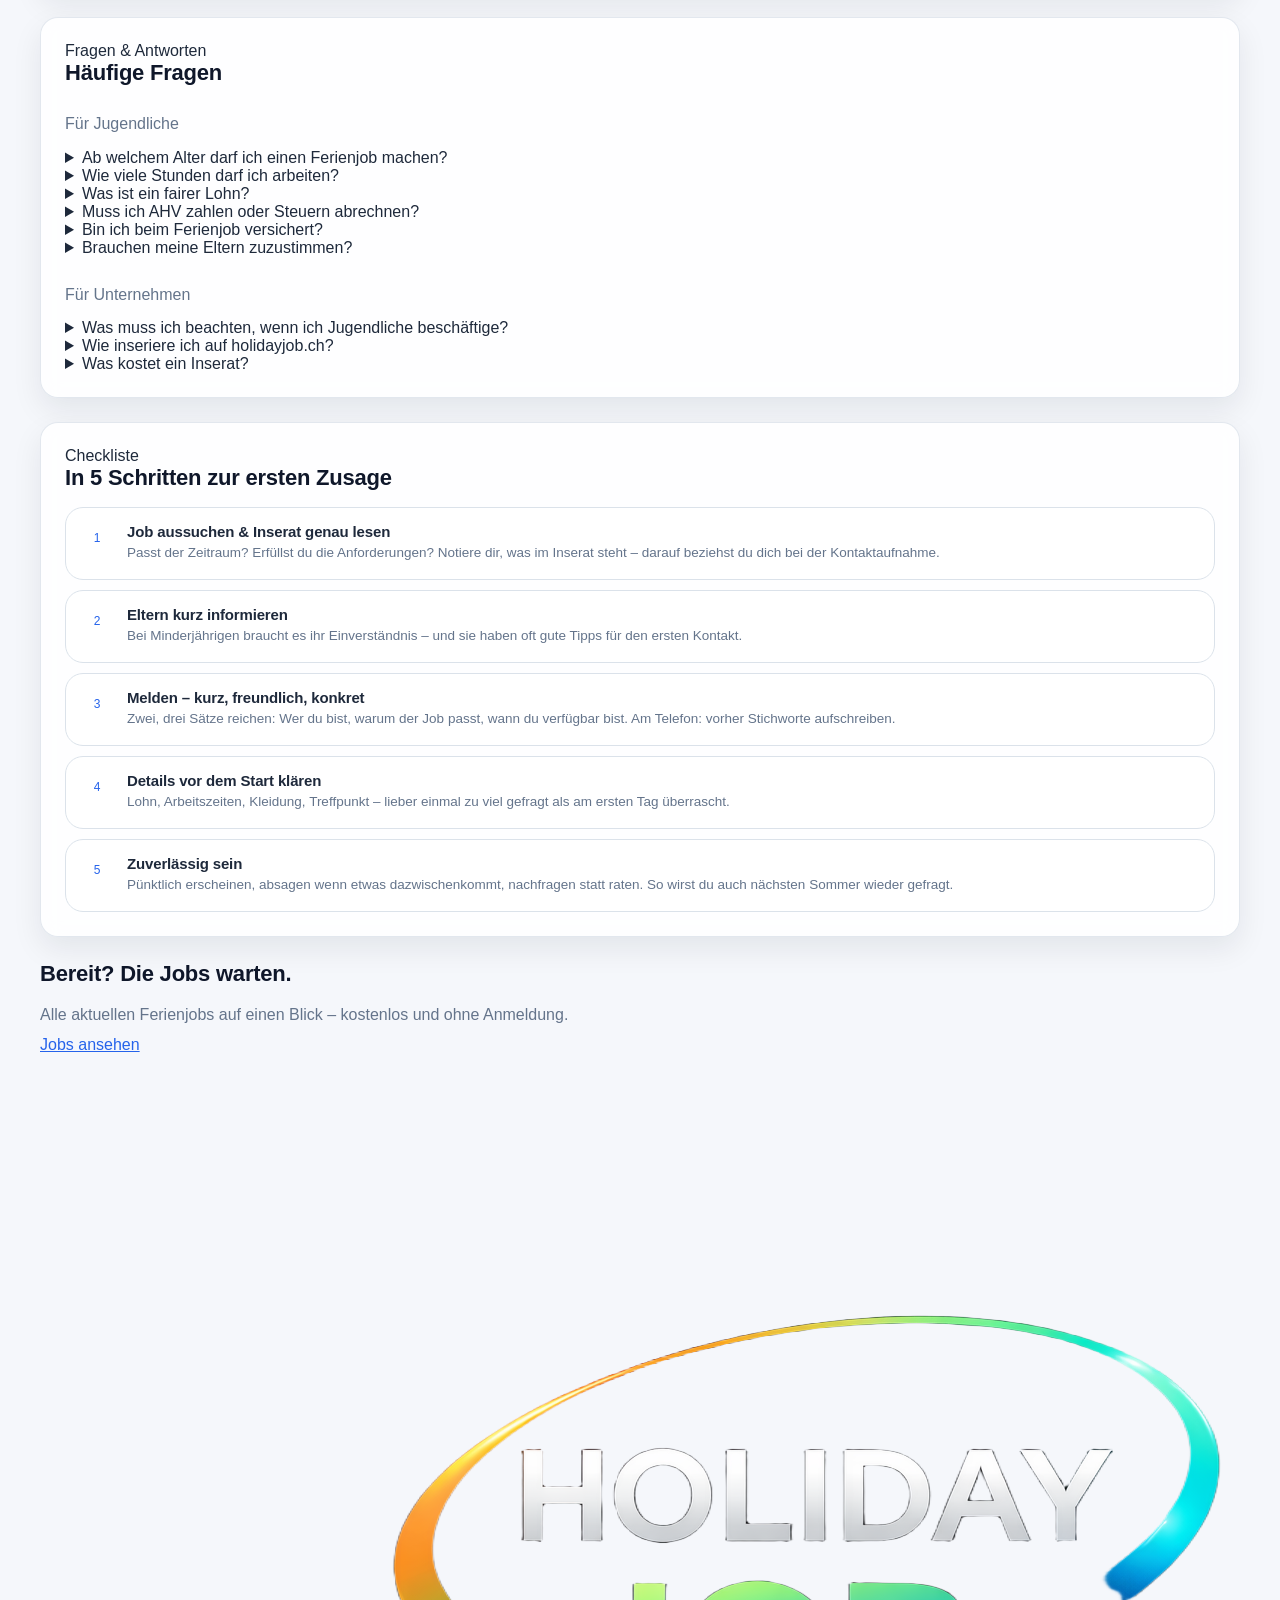
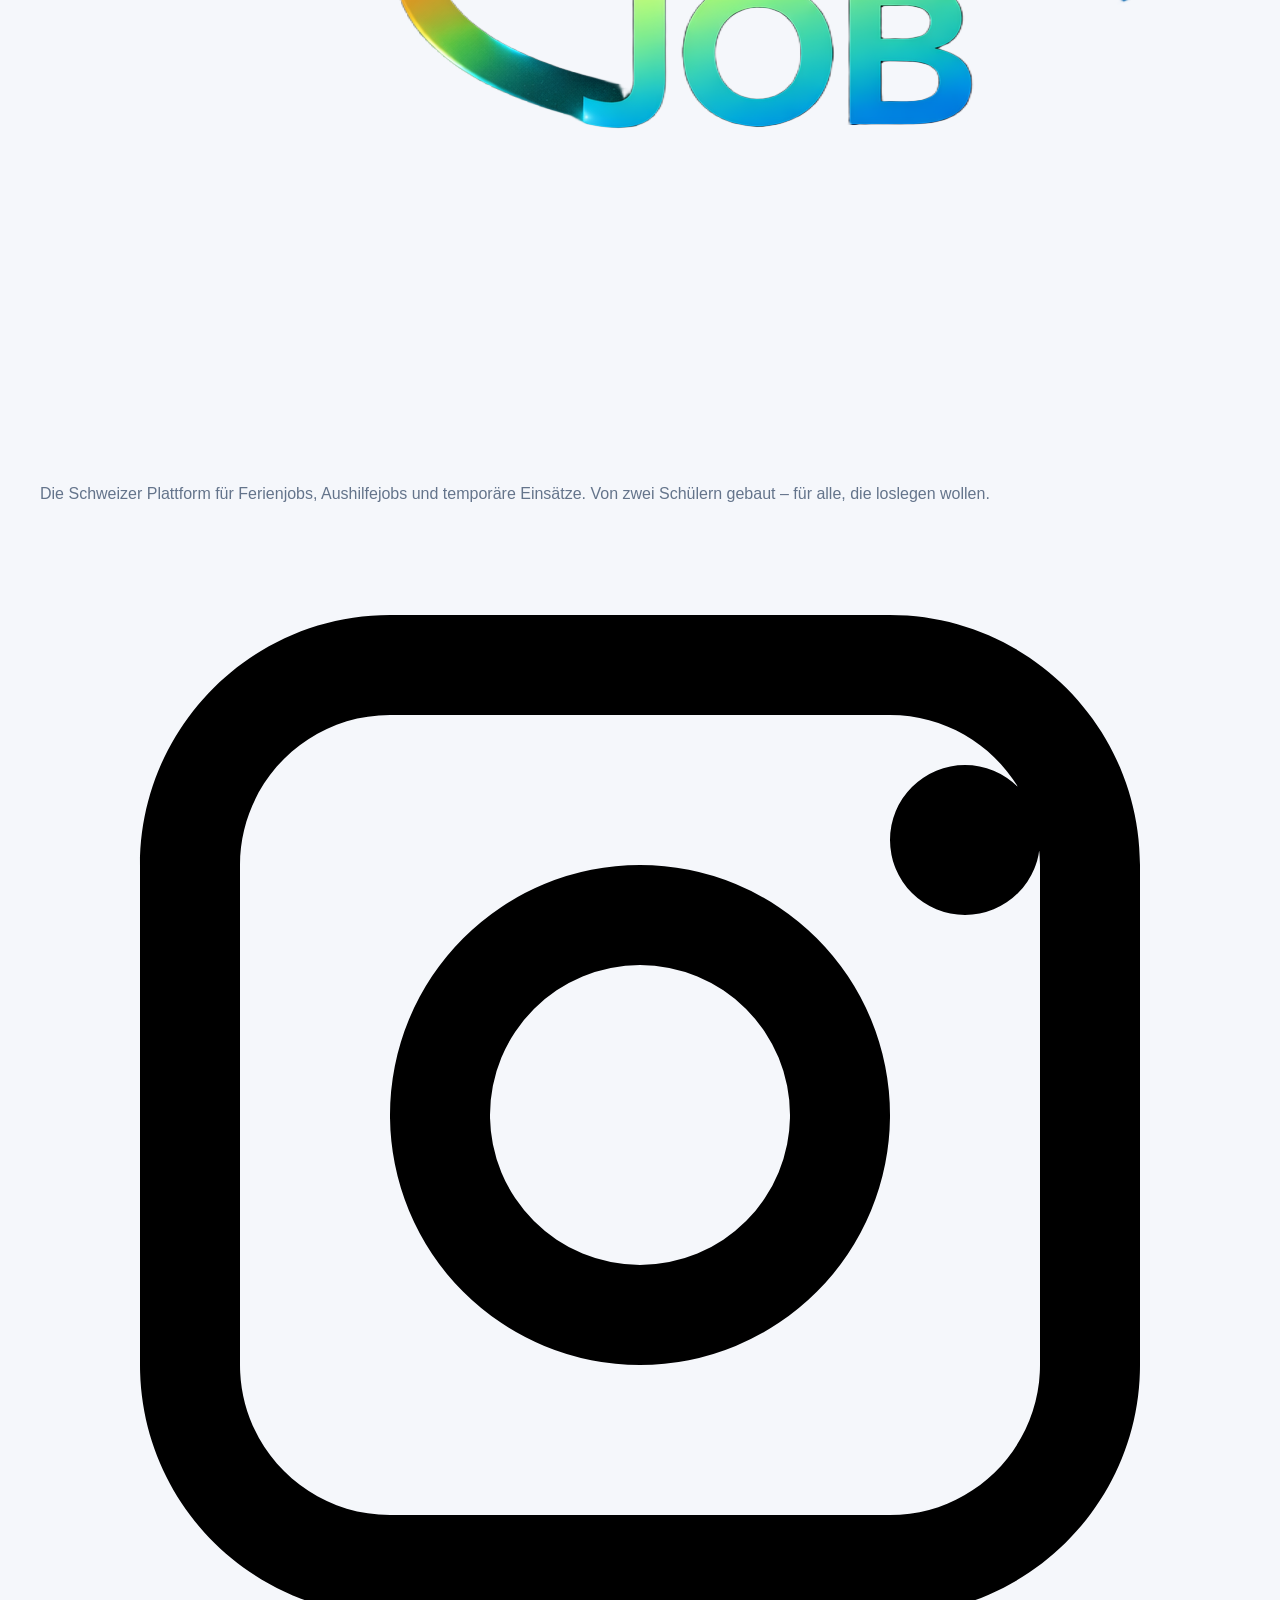
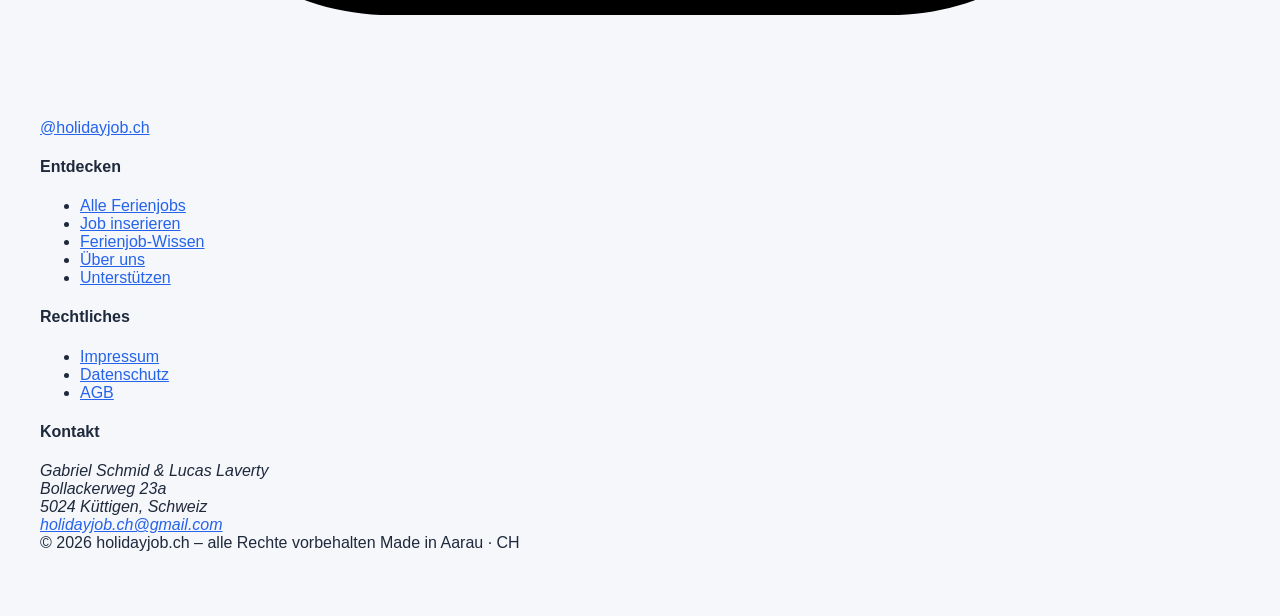
<file: wissen.html>
<!DOCTYPE html>
<html lang="de">
<head>
  <meta charset="UTF-8">
  <meta name="viewport" content="width=device-width, initial-scale=1.0">
  <title>Ferienjob-Wissen – Alter, Lohn & Regeln | holidayjob.ch</title>
  <meta name="description" content="Ab wann darf ich arbeiten? Was ist ein fairer Lohn? Was gilt für Unternehmen? Das Wichtigste rund um Ferienjobs in der Schweiz – kompakt erklärt.">
  <link rel="stylesheet" href="styles.css">
  <link rel="icon" href="icons/favicon.ico">
  <link rel="icon" type="image/png" sizes="32x32" href="icons/favicon-32x32.png">
  <link rel="apple-touch-icon" href="icons/apple-touch-icon.png">
  <meta name="theme-color" content="#f7f9fd">
  <link rel="canonical" href="https://holidayjob.ch/wissen.html">
  <meta property="og:title" content="Ferienjob-Wissen – Alter, Lohn & Regeln">
  <meta property="og:description" content="Das Wichtigste rund um Ferienjobs in der Schweiz – kompakt erklärt für Jugendliche und Unternehmen.">
  <meta property="og:type" content="article">
  <meta property="og:url" content="https://holidayjob.ch/wissen.html">
  <meta property="og:image" content="https://holidayjob.ch/icons/android-chrome-512x512.png">
  <meta property="og:locale" content="de_CH">
  <script type="application/ld+json">
  {
    "@context": "https://schema.org",
    "@type": "FAQPage",
    "mainEntity": [
      {
        "@type": "Question",
        "name": "Ab welchem Alter darf ich einen Ferienjob in der Schweiz machen?",
        "acceptedAnswer": { "@type": "Answer", "text": "Leichte Arbeiten wie Botengänge, Babysitten oder Gartenhilfe sind ab 13 Jahren erlaubt (Art. 8 ArGV 5). Reguläre Jobs sind ab 15 Jahren möglich. Für alle unter 18 gelten besondere Schutzregeln: keine gefährlichen Arbeiten, keine Nachtarbeit, begrenzte Arbeitszeiten." }
      },
      {
        "@type": "Question",
        "name": "Wie viele Stunden darf ich als Jugendliche:r arbeiten?",
        "acceptedAnswer": { "@type": "Answer", "text": "In den Schulferien dürfen Schulpflichtige ab 13 bis zu 8 Stunden pro Tag und maximal 40 Stunden pro Woche arbeiten – höchstens während der halben Feriendauer und nur zwischen 6 und 18 Uhr (Art. 11 ArGV 5)." }
      },
      {
        "@type": "Question",
        "name": "Was ist ein fairer Lohn für einen Ferienjob?",
        "acceptedAnswer": { "@type": "Answer", "text": "Es gibt keinen gesetzlichen Mindestlohn für Ferienjobs (ausser in einzelnen Kantonen). Üblich sind je nach Alter und Aufgabe etwa CHF 13–20 pro Stunde." }
      },
      {
        "@type": "Question",
        "name": "Muss ich beim Ferienjob AHV-Beiträge zahlen?",
        "acceptedAnswer": { "@type": "Answer", "text": "AHV-Beiträge werden ab dem 1. Januar des Jahres fällig, in dem du 18 wirst – vorher sind Ferienjob-Löhne AHV-frei." }
      },
      {
        "@type": "Question",
        "name": "Bin ich beim Ferienjob unfallversichert?",
        "acceptedAnswer": { "@type": "Answer", "text": "Gegen Berufsunfälle bist du bei jeder Anstellung automatisch über den Arbeitgeber versichert. Ab mindestens 8 Stunden pro Woche beim gleichen Arbeitgeber bist du zusätzlich auch gegen Nichtberufsunfälle versichert." }
      }
    ]
  }
  </script>
  <style>
    /* ── Seitenspezifisch: Wissen ── */
    .facts-grid {
      display: grid;
      grid-template-columns: repeat(4, 1fr);
      gap: 16px;
    }
    .fact-tile {
      border: 1px solid var(--border);
      border-radius: var(--radius);
      background: var(--surface);
      padding: 20px;
      display: flex;
      flex-direction: column;
      gap: 6px;
    }
    .fact-tile .fact-k {
      font-family: var(--ff-mono);
      font-size: 10.5px;
      letter-spacing: 0.14em;
      text-transform: uppercase;
      color: var(--text-soft);
    }
    .fact-tile .fact-v {
      font-family: var(--ff-head);
      font-weight: 800;
      font-size: 26px;
      letter-spacing: -0.03em;
      color: var(--text);
      line-height: 1.1;
    }
    .fact-tile .fact-d {
      font-size: 13px;
      line-height: 1.5;
      color: var(--text-body);
      margin: 0;
    }
    @media (max-width: 900px) { .facts-grid { grid-template-columns: repeat(2, 1fr); } }
    @media (max-width: 520px) { .facts-grid { grid-template-columns: 1fr; } }

    /* Platzhalter-Markierung: Angaben, die der Betreiber prüfen/füllen sollte */
    .ph {
      display: inline-flex;
      align-items: center;
      gap: 5px;
      padding: 2px 8px;
      border-radius: 999px;
      background: rgba(245, 158, 11, 0.12);
      border: 1px dashed rgba(245, 158, 11, 0.5);
      color: #92610a;
      font-family: var(--ff-mono);
      font-size: 10px;
      letter-spacing: 0.06em;
      text-transform: uppercase;
      vertical-align: middle;
      white-space: nowrap;
    }

    .law-note {
      margin-top: 18px;
      padding: 14px 18px;
      border-radius: var(--radius);
      background: var(--surface-soft);
      border: 1px solid var(--border);
      font-size: 13px;
      line-height: 1.55;
      color: var(--text-soft);
    }

    .check-list { display: flex; flex-direction: column; gap: 10px; }
    .check-item {
      display: grid;
      grid-template-columns: 30px 1fr;
      gap: 13px;
      padding: 15px 18px;
      border: 1px solid var(--border);
      border-radius: var(--radius);
      background: var(--surface);
      align-items: start;
    }
    .check-item .ck {
      width: 26px; height: 26px;
      border-radius: 999px;
      background: var(--primary-soft);
      color: var(--primary);
      font-family: var(--ff-mono);
      font-size: 12px;
      display: flex; align-items: center; justify-content: center;
      margin-top: 2px;
    }
    .check-item strong {
      display: block;
      font-family: var(--ff-head);
      font-weight: 700;
      font-size: 15px;
      color: var(--text);
      letter-spacing: -0.01em;
      margin-bottom: 3px;
    }
    .check-item p { margin: 0; font-size: 13.5px; line-height: 1.55; }

    .audience-label {
      margin: 26px 0 12px;
    }
  </style>
</head>
<body>

  <!-- ═══════════ TOPBAR ═══════════ -->
  <header class="topbar">
    <div class="topbar-inner">
      <a href="index.html" class="topbar-brand">
        <img src="icons/main_logo_transparent.png" alt="holidayjob.ch">
        <span>holiday<b>job</b>.ch</span>
      </a>
      <nav class="topbar-nav" aria-label="Hauptnavigation">
        <a href="index.html#jobs" class="topbar-link">Jobs</a>
        <a href="wissen.html" class="topbar-link active">Wissen</a>
        <a href="about.html" class="topbar-link">Über uns</a>
        <a href="unterstuetzen.html" class="topbar-link">Unterstützen</a>
      </nav>
      <a href="index.html#post-job-section" class="topbar-cta">Job inserieren</a>
    </div>
  </header>

  <!-- ═══════════ PAGE HERO ═══════════ -->
  <div class="page-hero anim-rise">
    <span class="kicker">Ferienjob-Wissen</span>
    <h1>Alles, was du vor dem ersten Job wissen musst.</h1>
    <p class="lead">Alter, Lohn, Arbeitszeiten, Versicherung – die wichtigsten Antworten für Jugendliche und Unternehmen. Kompakt, verständlich, ohne Juristendeutsch.</p>
  </div>

  <main class="site-main">

    <!-- ═══════════ QUICK FACTS ═══════════ -->
    <section class="panel anim-rise d1">
      <span class="section-eyebrow">Das Wichtigste in Kürze</span>
      <div class="section-head"><h2>Vier Zahlen, die du kennen solltest</h2></div>
      <div class="facts-grid">
        <div class="fact-tile">
          <span class="fact-k">Leichte Arbeiten ab</span>
          <span class="fact-v">13 Jahren</span>
          <p class="fact-d">z. B. Botengänge, Nachhilfe, Gartenhilfe – leichte Arbeiten ohne Gefährdung, in begrenztem Umfang (Art. 8 ArGV 5).</p>
        </div>
        <div class="fact-tile">
          <span class="fact-k">Ferienjobs bis max.</span>
          <span class="fact-v">8 h/Tag</span>
          <p class="fact-d">Schulpflichtige ab 13: max. 40 h/Woche, nur während der halben Feriendauer, zwischen 6 und 18 Uhr (Art. 11 ArGV 5).</p>
        </div>
        <div class="fact-tile">
          <span class="fact-k">Üblicher Stundenlohn</span>
          <span class="fact-v">CHF 13–20</span>
          <p class="fact-d">Je nach Alter, Region und Aufgabe – Richtwert, kein gesetzliches Minimum (einzelne Kantone kennen Mindestlöhne).</p>
        </div>
        <div class="fact-tile">
          <span class="fact-k">AHV-Beiträge ab</span>
          <span class="fact-v">18 Jahren</span>
          <p class="fact-d">Genauer: ab dem 1. Januar des Jahres, in dem du 18 wirst. Vorher sind Ferienjob-Löhne AHV-frei.</p>
        </div>
      </div>
      <p class="law-note">
        Diese Seite fasst allgemeine Informationen zusammen und ersetzt keine Rechtsberatung.
        Massgeblich sind das Schweizer Arbeitsgesetz (ArG) und die Jugendarbeitsschutzverordnung (ArGV 5);
        verbindliche Auskünfte gibt das kantonale Arbeitsinspektorat.
        Quellen: <a href="https://www.seco.admin.ch/seco/de/home/Arbeit/Arbeitsbedingungen/Arbeitnehmerschutz/Jugendliche.html" target="_blank" rel="noopener">SECO – Jugendarbeitsschutz</a>,
        <a href="https://www.projuventute.ch/de/eltern/schule-ausbildung/ferienjobs" target="_blank" rel="noopener">Pro Juventute</a>,
        <a href="https://www.beobachter.ch/arbeit-bildung/arbeitsrecht/ab-diesem-alter-sind-ferienjobs-erlaubt-14585" target="_blank" rel="noopener">Beobachter</a> · Stand: Juli 2026.
      </p>
    </section>

    <!-- ═══════════ FAQ ═══════════ -->
    <section class="panel anim-rise d2">
      <span class="section-eyebrow">Fragen &amp; Antworten</span>
      <div class="section-head"><h2>Häufige Fragen</h2></div>

      <p class="audience-label"><span class="kicker">Für Jugendliche</span></p>
      <div class="faq-list">
        <details class="faq-item">
          <summary>Ab welchem Alter darf ich einen Ferienjob machen?</summary>
          <div class="faq-body">
            <p>Leichte Arbeiten wie Botengänge, Babysitten oder Gartenhilfe sind in der Schweiz ab <strong>13 Jahren</strong> erlaubt – zeitlich begrenzt und ohne Gefährdung (Art. 8 ArGV 5). Reguläre Jobs sind ab <strong>15 Jahren</strong> möglich. Für alle unter 18 gelten besondere Schutzregeln: keine gefährlichen Arbeiten, keine Nachtarbeit, begrenzte Arbeitszeiten.</p>
          </div>
        </details>
        <details class="faq-item">
          <summary>Wie viele Stunden darf ich arbeiten?</summary>
          <div class="faq-body">
            <p>In den Schulferien dürfen Schulpflichtige ab 13 bis zu <strong>8 Stunden pro Tag</strong> (max. 40 Stunden pro Woche) arbeiten – höchstens während der halben Feriendauer und nur zwischen 6 und 18 Uhr (Art. 11 ArGV 5). Ab 5 Stunden Arbeit steht dir mindestens eine halbe Stunde Pause zu. Unter 16-Jährige dürfen generell höchstens bis 20 Uhr beschäftigt werden.</p>
          </div>
        </details>
        <details class="faq-item">
          <summary>Was ist ein fairer Lohn?</summary>
          <div class="faq-body">
            <p>Es gibt keinen gesetzlichen Mindestlohn für Ferienjobs (ausser in einzelnen Kantonen wie Genf oder Neuenburg). Üblich sind je nach Alter und Aufgabe etwa <strong>CHF 13–20 pro Stunde</strong>. Vergleiche ähnliche Inserate auf der Plattform – und sprich den Lohn immer <em>vor</em> dem ersten Einsatz ab.</p>
          </div>
        </details>
        <details class="faq-item">
          <summary>Muss ich AHV zahlen oder Steuern abrechnen?</summary>
          <div class="faq-body">
            <p>AHV-Beiträge werden ab dem <strong>1. Januar des Jahres, in dem du 18 wirst</strong>, fällig – vorher nicht. Dein Lohn gehört grundsätzlich in die Steuererklärung deiner Eltern bzw. später in deine eigene; bei typischen Ferienjob-Löhnen fallen aber meist keine Steuern an.</p>
          </div>
        </details>
        <details class="faq-item">
          <summary>Bin ich beim Ferienjob versichert?</summary>
          <div class="faq-body">
            <p>Gegen Berufsunfälle bist du bei jeder Anstellung automatisch über den Arbeitgeber versichert. Arbeitest du <strong>mindestens 8 Stunden pro Woche</strong> beim gleichen Arbeitgeber, bist du zusätzlich auch ausserhalb der Arbeit (Nichtberufsunfall) über ihn versichert – darunter nur während der Arbeit. Kläre das kurz mit dem Unternehmen.</p>
          </div>
        </details>
        <details class="faq-item">
          <summary>Brauchen meine Eltern zuzustimmen?</summary>
          <div class="faq-body">
            <p>Ja – solange du minderjährig bist, braucht es das Einverständnis deiner Eltern oder deiner gesetzlichen Vertretung. Bei vielen Jobs reicht das mündlich, schriftlich ist es aber für beide Seiten sicherer.</p>
          </div>
        </details>
      </div>

      <p class="audience-label"><span class="kicker">Für Unternehmen</span></p>
      <div class="faq-list">
        <details class="faq-item">
          <summary>Was muss ich beachten, wenn ich Jugendliche beschäftige?</summary>
          <div class="faq-body">
            <p>Für Mitarbeitende unter 18 gelten die Jugendschutzbestimmungen (ArGV 5): keine gefährlichen Arbeiten, begrenzte Arbeitszeiten, keine Nachtarbeit. Bei Schulpflichtigen sind die Grenzen enger (max. 8 h/Tag in den Ferien, 6–18 Uhr, halbe Feriendauer). Die tägliche Ruhezeit von 12 Stunden ist einzuhalten. Eine kurze schriftliche Vereinbarung (Einsatz, Lohn, Dauer) schafft Klarheit.</p>
          </div>
        </details>
        <details class="faq-item">
          <summary>Wie inseriere ich auf holidayjob.ch?</summary>
          <div class="faq-body">
            <p>Direkt auf der <a href="index.html#post-job-section">Startseite</a>: Formular ausfüllen, absenden – fertig. Kein Konto, keine Kosten. Wir prüfen jedes Inserat kurz, bevor es öffentlich erscheint. Danach melden sich Interessierte direkt bei dir.</p>
          </div>
        </details>
        <details class="faq-item">
          <summary>Was kostet ein Inserat?</summary>
          <div class="faq-body">
            <p>Nichts. holidayjob.ch ist ein unabhängiges Projekt zweier Schüler – Inserate sind kostenlos, es gibt keine Provision. Wer das Projekt unterstützen möchte, kann das freiwillig über die <a href="unterstuetzen.html">Unterstützen-Seite</a> tun.</p>
          </div>
        </details>
      </div>
    </section>

    <!-- ═══════════ CHECKLISTE ═══════════ -->
    <section class="panel anim-rise d3">
      <span class="section-eyebrow">Checkliste</span>
      <div class="section-head"><h2>In 5 Schritten zur ersten Zusage</h2></div>
      <div class="check-list">
        <div class="check-item">
          <span class="ck">1</span>
          <div><strong>Job aussuchen &amp; Inserat genau lesen</strong><p>Passt der Zeitraum? Erfüllst du die Anforderungen? Notiere dir, was im Inserat steht – darauf beziehst du dich bei der Kontaktaufnahme.</p></div>
        </div>
        <div class="check-item">
          <span class="ck">2</span>
          <div><strong>Eltern kurz informieren</strong><p>Bei Minderjährigen braucht es ihr Einverständnis – und sie haben oft gute Tipps für den ersten Kontakt.</p></div>
        </div>
        <div class="check-item">
          <span class="ck">3</span>
          <div><strong>Melden – kurz, freundlich, konkret</strong><p>Zwei, drei Sätze reichen: Wer du bist, warum der Job passt, wann du verfügbar bist. Am Telefon: vorher Stichworte aufschreiben.</p></div>
        </div>
        <div class="check-item">
          <span class="ck">4</span>
          <div><strong>Details vor dem Start klären</strong><p>Lohn, Arbeitszeiten, Kleidung, Treffpunkt – lieber einmal zu viel gefragt als am ersten Tag überrascht.</p></div>
        </div>
        <div class="check-item">
          <span class="ck">5</span>
          <div><strong>Zuverlässig sein</strong><p>Pünktlich erscheinen, absagen wenn etwas dazwischenkommt, nachfragen statt raten. So wirst du auch nächsten Sommer wieder gefragt.</p></div>
        </div>
      </div>
    </section>

    <!-- ═══════════ CTA ═══════════ -->
    <div class="cta-band anim-rise">
      <div>
        <h2>Bereit? Die Jobs warten.</h2>
        <p>Alle aktuellen Ferienjobs auf einen Blick – kostenlos und ohne Anmeldung.</p>
      </div>
      <a href="index.html#jobs" class="btn btn-solid">Jobs ansehen</a>
    </div>

  </main>

  <!-- ═══════════ FOOTER ═══════════ -->
  <footer class="foot">
    <div class="foot-inner">
      <div class="foot-brand">
        <img src="icons/main_logo_transparent.png" alt="holidayjob.ch">
        <p>Die Schweizer Plattform für Ferienjobs, Aushilfejobs und temporäre Einsätze. Von zwei Schülern gebaut – für alle, die loslegen wollen.</p>
        <a href="https://www.instagram.com/holidayjob.ch/" target="_blank" rel="noopener noreferrer" class="foot-social" aria-label="Instagram">
          <svg viewBox="0 0 24 24" aria-hidden="true"><path d="M7 2C4.243 2 2 4.243 2 7v10c0 2.757 2.243 5 5 5h10c2.757 0 5-2.243 5-5V7c0-2.757-2.243-5-5-5H7zm0 2h10c1.654 0 3 1.346 3 3v10c0 1.654-1.346 3-3 3H7c-1.654 0-3-1.346-3-3V7c0-1.654 1.346-3 3-3zm11.5 1a1.5 1.5 0 100 3 1.5 1.5 0 000-3zM12 7a5 5 0 100 10 5 5 0 000-10zm0 2a3 3 0 110 6 3 3 0 010-6z"/></svg>
          @holidayjob.ch
        </a>
      </div>
      <div>
        <h4>Entdecken</h4>
        <ul>
          <li><a href="index.html#jobs">Alle Ferienjobs</a></li>
          <li><a href="index.html#post-job-section">Job inserieren</a></li>
          <li><a href="wissen.html">Ferienjob-Wissen</a></li>
          <li><a href="about.html">Über uns</a></li>
          <li><a href="unterstuetzen.html">Unterstützen</a></li>
        </ul>
      </div>
      <div>
        <h4>Rechtliches</h4>
        <ul>
          <li><a href="/legal/impressum.html">Impressum</a></li>
          <li><a href="/legal/datenschutz.html">Datenschutz</a></li>
          <li><a href="/legal/agb.html">AGB</a></li>
        </ul>
      </div>
      <div>
        <h4>Kontakt</h4>
        <address>
          Gabriel Schmid &amp; Lucas Laverty<br>
          Bollackerweg 23a<br>
          5024 Küttigen, Schweiz<br>
          <a href="mailto:holidayjob.ch@gmail.com">holidayjob.ch@gmail.com</a>
        </address>
      </div>
    </div>
    <div class="foot-bottom">
      <div class="foot-bottom-inner">
        <span>© 2026 holidayjob.ch – alle Rechte vorbehalten</span>
        <span class="foot-legal-note">Made in Aarau · CH</span>
      </div>
    </div>
  </footer>

</body>
</html>
</file>
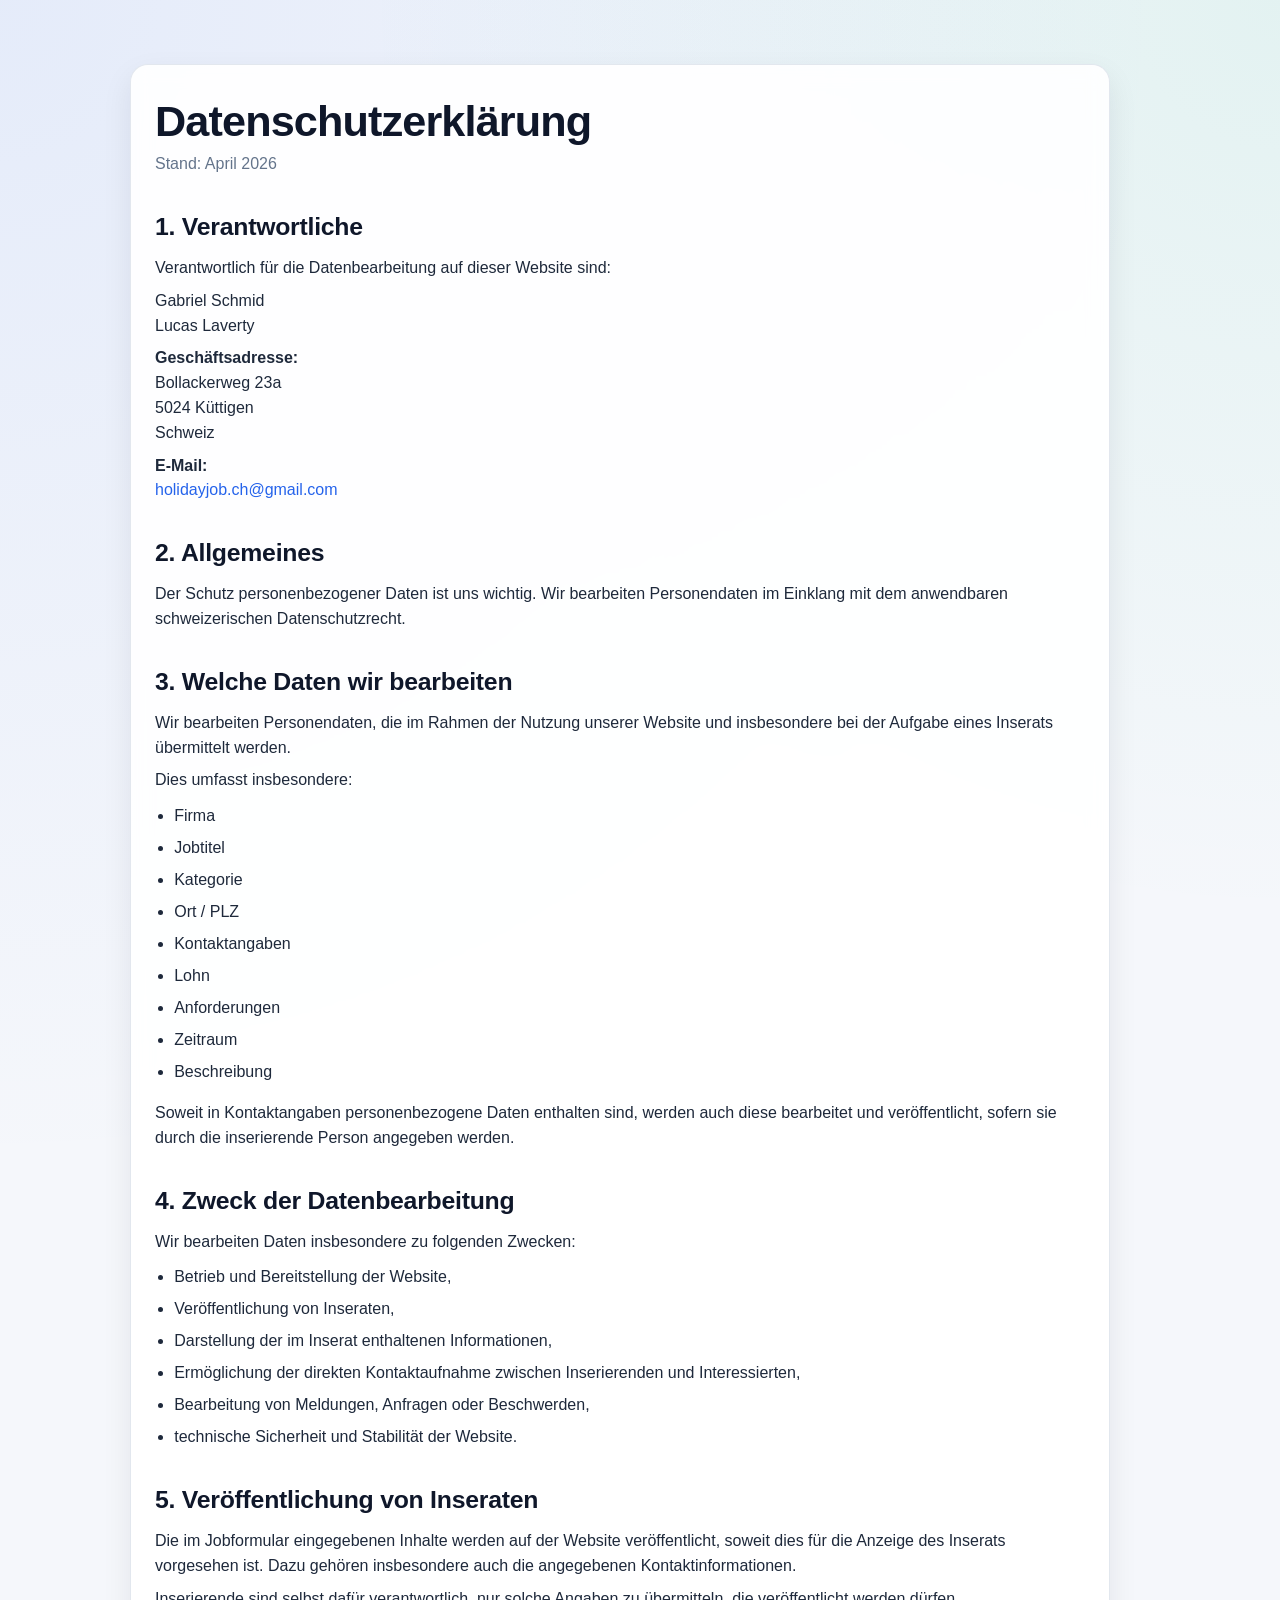
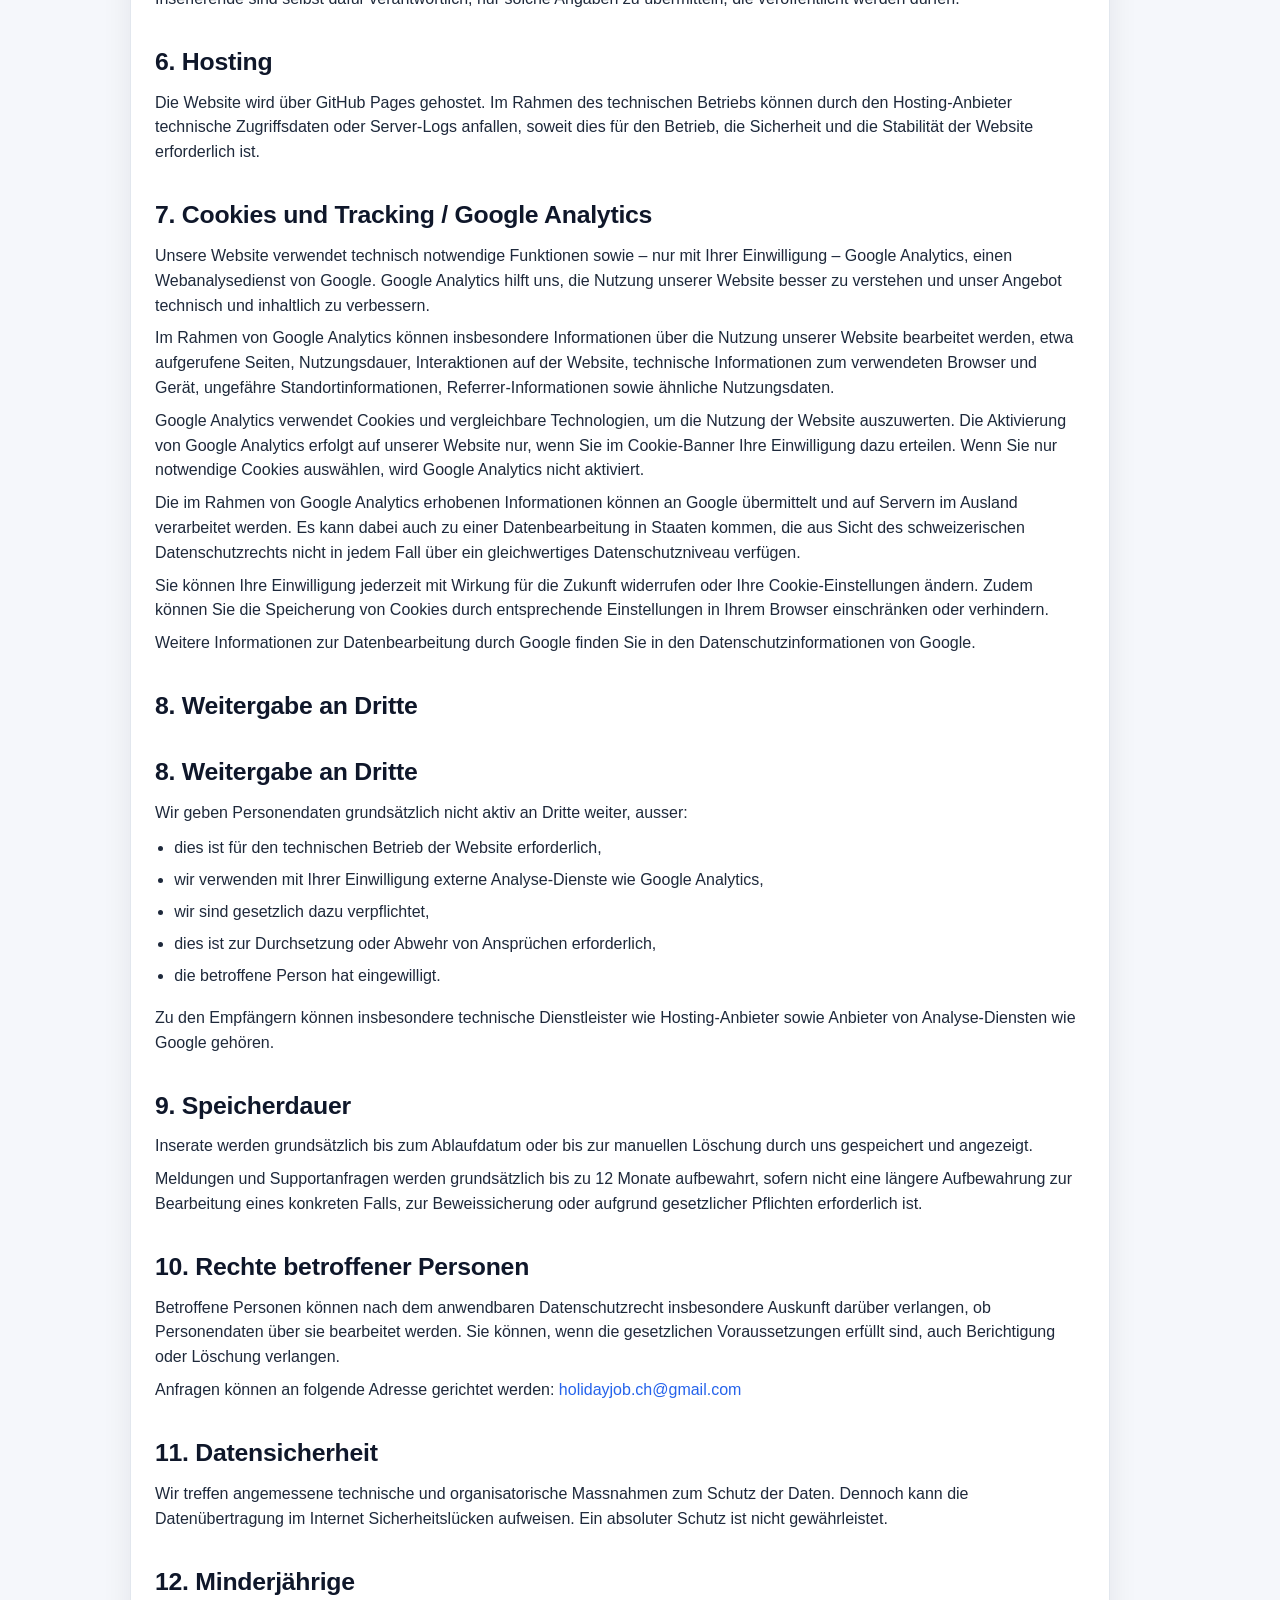
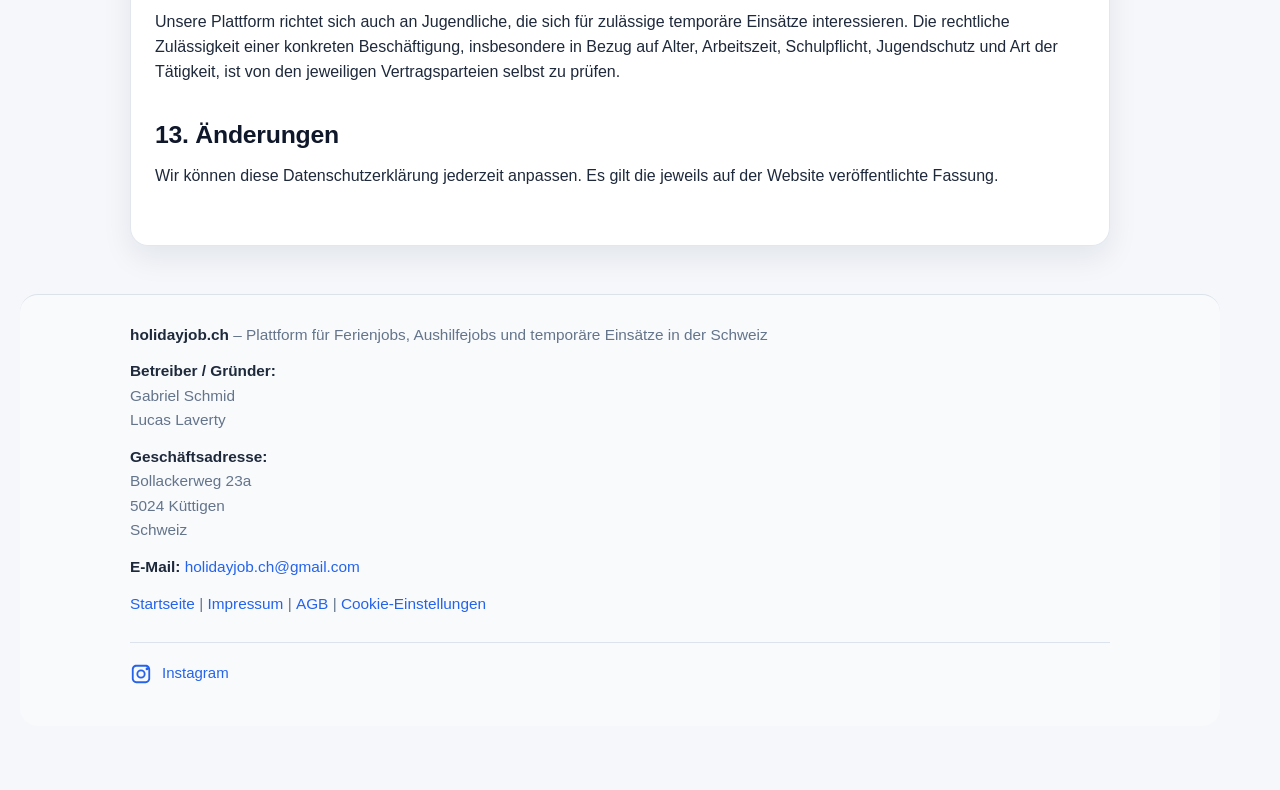
<file: legal/datenschutz.html>
<!DOCTYPE html>
<html lang="de">
<head>
  <meta charset="UTF-8" />
  <meta name="viewport" content="width=device-width, initial-scale=1.0" />
  <title>Datenschutzerklärung – holidayjob.ch</title>
  <meta name="description" content="Datenschutzerklärung von holidayjob.ch" />
  <link rel="stylesheet" href="/styles.css">
  <link rel="stylesheet" href="legal.css">
</head>
<body>
  <main>
    <h1>Datenschutzerklärung</h1>
    <p>Stand: April 2026</p>

    <h2>1. Verantwortliche</h2>
    <p>
      Verantwortlich für die Datenbearbeitung auf dieser Website sind:
    </p>
    <p>
      Gabriel Schmid<br />
      Lucas Laverty
    </p>
    <p>
      <strong>Geschäftsadresse:</strong><br />
      Bollackerweg 23a<br />
      5024 Küttigen<br />
      Schweiz
    </p>
    <p>
      <strong>E-Mail:</strong><br />
      <a href="mailto:holidayjob.ch@gmail.com">holidayjob.ch@gmail.com</a>
    </p>

    <h2>2. Allgemeines</h2>
    <p>
      Der Schutz personenbezogener Daten ist uns wichtig. Wir bearbeiten Personendaten
      im Einklang mit dem anwendbaren schweizerischen Datenschutzrecht.
    </p>

    <h2>3. Welche Daten wir bearbeiten</h2>
    <p>
      Wir bearbeiten Personendaten, die im Rahmen der Nutzung unserer Website und
      insbesondere bei der Aufgabe eines Inserats übermittelt werden.
    </p>
    <p>Dies umfasst insbesondere:</p>
    <ul>
      <li>Firma</li>
      <li>Jobtitel</li>
      <li>Kategorie</li>
      <li>Ort / PLZ</li>
      <li>Kontaktangaben</li>
      <li>Lohn</li>
      <li>Anforderungen</li>
      <li>Zeitraum</li>
      <li>Beschreibung</li>
    </ul>
    <p>
      Soweit in Kontaktangaben personenbezogene Daten enthalten sind, werden auch diese
      bearbeitet und veröffentlicht, sofern sie durch die inserierende Person angegeben werden.
    </p>

    <h2>4. Zweck der Datenbearbeitung</h2>
    <p>Wir bearbeiten Daten insbesondere zu folgenden Zwecken:</p>
    <ul>
      <li>Betrieb und Bereitstellung der Website,</li>
      <li>Veröffentlichung von Inseraten,</li>
      <li>Darstellung der im Inserat enthaltenen Informationen,</li>
      <li>Ermöglichung der direkten Kontaktaufnahme zwischen Inserierenden und Interessierten,</li>
      <li>Bearbeitung von Meldungen, Anfragen oder Beschwerden,</li>
      <li>technische Sicherheit und Stabilität der Website.</li>
    </ul>

    <h2>5. Veröffentlichung von Inseraten</h2>
    <p>
      Die im Jobformular eingegebenen Inhalte werden auf der Website veröffentlicht,
      soweit dies für die Anzeige des Inserats vorgesehen ist. Dazu gehören insbesondere
      auch die angegebenen Kontaktinformationen.
    </p>
    <p>
      Inserierende sind selbst dafür verantwortlich, nur solche Angaben zu übermitteln,
      die veröffentlicht werden dürfen.
    </p>

    <h2>6. Hosting</h2>
    <p>
      Die Website wird über GitHub Pages gehostet. Im Rahmen des technischen Betriebs
      können durch den Hosting-Anbieter technische Zugriffsdaten oder Server-Logs
      anfallen, soweit dies für den Betrieb, die Sicherheit und die Stabilität der
      Website erforderlich ist.
    </p>

    <h2>7. Cookies und Tracking / Google Analytics</h2>
    <p>
      Unsere Website verwendet technisch notwendige Funktionen sowie – nur mit Ihrer
      Einwilligung – Google Analytics, einen Webanalysedienst von Google. Google Analytics
      hilft uns, die Nutzung unserer Website besser zu verstehen und unser Angebot
      technisch und inhaltlich zu verbessern.
    </p>
    <p>
      Im Rahmen von Google Analytics können insbesondere Informationen über die Nutzung
      unserer Website bearbeitet werden, etwa aufgerufene Seiten, Nutzungsdauer,
      Interaktionen auf der Website, technische Informationen zum verwendeten Browser
      und Gerät, ungefähre Standortinformationen, Referrer-Informationen sowie ähnliche
      Nutzungsdaten.
    </p>
    <p>
      Google Analytics verwendet Cookies und vergleichbare Technologien, um die Nutzung
      der Website auszuwerten. Die Aktivierung von Google Analytics erfolgt auf unserer
      Website nur, wenn Sie im Cookie-Banner Ihre Einwilligung dazu erteilen. Wenn Sie
      nur notwendige Cookies auswählen, wird Google Analytics nicht aktiviert.
    </p>
    <p>
      Die im Rahmen von Google Analytics erhobenen Informationen können an Google
      übermittelt und auf Servern im Ausland verarbeitet werden. Es kann dabei auch zu
      einer Datenbearbeitung in Staaten kommen, die aus Sicht des schweizerischen
      Datenschutzrechts nicht in jedem Fall über ein gleichwertiges Datenschutzniveau
      verfügen.
    </p>
    <p>
      Sie können Ihre Einwilligung jederzeit mit Wirkung für die Zukunft widerrufen oder
      Ihre Cookie-Einstellungen ändern. Zudem können Sie die Speicherung von Cookies
      durch entsprechende Einstellungen in Ihrem Browser einschränken oder verhindern.
    </p>
    <p>
      Weitere Informationen zur Datenbearbeitung durch Google finden Sie in den
      Datenschutzinformationen von Google.
    </p>

    <h2>8. Weitergabe an Dritte</h2><h2>8. Weitergabe an Dritte</h2>
    <p>
      Wir geben Personendaten grundsätzlich nicht aktiv an Dritte weiter, ausser:
    </p>
    <ul>
      <li>dies ist für den technischen Betrieb der Website erforderlich,</li>
      <li>wir verwenden mit Ihrer Einwilligung externe Analyse-Dienste wie Google Analytics,</li>
      <li>wir sind gesetzlich dazu verpflichtet,</li>
      <li>dies ist zur Durchsetzung oder Abwehr von Ansprüchen erforderlich,</li>
      <li>die betroffene Person hat eingewilligt.</li>
    </ul>
    <p>
      Zu den Empfängern können insbesondere technische Dienstleister wie Hosting-Anbieter
      sowie Anbieter von Analyse-Diensten wie Google gehören.
    </p>

    <h2>9. Speicherdauer</h2>
    <p>
      Inserate werden grundsätzlich bis zum Ablaufdatum oder bis zur manuellen Löschung
      durch uns gespeichert und angezeigt.
    </p>
    <p>
      Meldungen und Supportanfragen werden grundsätzlich bis zu 12 Monate aufbewahrt,
      sofern nicht eine längere Aufbewahrung zur Bearbeitung eines konkreten Falls,
      zur Beweissicherung oder aufgrund gesetzlicher Pflichten erforderlich ist.
    </p>

    <h2>10. Rechte betroffener Personen</h2>
    <p>
      Betroffene Personen können nach dem anwendbaren Datenschutzrecht insbesondere
      Auskunft darüber verlangen, ob Personendaten über sie bearbeitet werden.
      Sie können, wenn die gesetzlichen Voraussetzungen erfüllt sind, auch Berichtigung
      oder Löschung verlangen.
    </p>
    <p>
      Anfragen können an folgende Adresse gerichtet werden:
      <a href="mailto:holidayjob.ch@gmail.com">holidayjob.ch@gmail.com</a>
    </p>

    <h2>11. Datensicherheit</h2>
    <p>
      Wir treffen angemessene technische und organisatorische Massnahmen zum Schutz
      der Daten. Dennoch kann die Datenübertragung im Internet Sicherheitslücken
      aufweisen. Ein absoluter Schutz ist nicht gewährleistet.
    </p>

    <h2>12. Minderjährige</h2>
    <p>
      Unsere Plattform richtet sich auch an Jugendliche, die sich für zulässige
      temporäre Einsätze interessieren. Die rechtliche Zulässigkeit einer konkreten
      Beschäftigung, insbesondere in Bezug auf Alter, Arbeitszeit, Schulpflicht,
      Jugendschutz und Art der Tätigkeit, ist von den jeweiligen Vertragsparteien
      selbst zu prüfen.
    </p>

    <h2>13. Änderungen</h2>
    <p>
      Wir können diese Datenschutzerklärung jederzeit anpassen. Es gilt die jeweils
      auf der Website veröffentlichte Fassung.
    </p>
  </main>
  <footer id="site-impressum" class="site-footer">
    <p><strong>holidayjob.ch</strong> – Plattform für Ferienjobs, Aushilfejobs und temporäre Einsätze in der Schweiz</p>
    <p><strong>Betreiber / Gründer:</strong><br>Gabriel Schmid<br>Lucas Laverty</p>
    <p><strong>Geschäftsadresse:</strong><br>Bollackerweg 23a<br>5024 Küttigen<br>Schweiz</p>
    <p><strong>E-Mail:</strong> <a href="mailto:holidayjob.ch@gmail.com">holidayjob.ch@gmail.com</a></p>
    <p>
      <a href="/index.html">Startseite</a> |
      <a href="/legal/impressum.html">Impressum</a> |
      <a href="/legal/agb.html">AGB</a> |
      <a href="#" id="change-cookie-settings">Cookie-Einstellungen</a>
    </p>
    <div class="footer-social">
      <a 
          href="https://www.instagram.com/holidayjob.ch/" 
          target="_blank" 
          rel="noopener noreferrer"
          aria-label="Instagram"
          class="instagram-link"
      >
          <svg viewBox="0 0 24 24" aria-hidden="true">
              <path d="M7 2C4.243 2 2 4.243 2 7v10c0 2.757 2.243 5 5 5h10c2.757 0 5-2.243 5-5V7c0-2.757-2.243-5-5-5H7zm0 2h10c1.654 0 3 1.346 3 3v10c0 1.654-1.346 3-3 3H7c-1.654 0-3-1.346-3-3V7c0-1.654 1.346-3 3-3zm11.5 1a1.5 1.5 0 100 3 1.5 1.5 0 000-3zM12 7a5 5 0 100 10 5 5 0 000-10zm0 2a3 3 0 110 6 3 3 0 010-6z"/>
          </svg>
  
          <span>Instagram</span>
      </a>
  </div>
  </footer>
</body>
</html>
</file>
<file: styles.css>
* {
    box-sizing: border-box;
}

:root {
    --bg: #f5f7fb;
    --surface: #ffffff;
    --surface-soft: #f8fafc;
    --text: #1e293b;
    --text-soft: #64748b;
    --border: #dbe2ea;
    --primary: #2563eb;
    --primary-dark: #1d4ed8;
    --success: #10b981;
    --success-soft: rgba(16, 185, 129, 0.12);
    --danger: #ef4444;
    --danger-soft: rgba(239, 68, 68, 0.12);
    --shadow: 0 12px 30px rgba(15, 23, 42, 0.08);
    --shadow-hover: 0 18px 38px rgba(15, 23, 42, 0.12);
    --radius: 18px;
}

html {
    scroll-behavior: smooth;
}

body {
    margin: 0;
    font-family: Arial, sans-serif;
    background:
        radial-gradient(circle at top left, rgba(37, 99, 235, 0.08), transparent 28%),
        radial-gradient(circle at top right, rgba(16, 185, 129, 0.08), transparent 22%),
        var(--bg);
    color: var(--text);
    max-width: 1240px;
    margin-inline: auto;
    padding: 32px 20px 64px;
    position: relative;
    
}

h1 {
    margin: 0 0 10px;
    font-size: 34px;
    line-height: 1.15;
    color: #0f172a;
    letter-spacing: -0.02em;
}

h2 {
    margin: 0 0 16px;
    font-size: 22px;
    color: #0f172a;
    letter-spacing: -0.01em;
}

h3 {
    margin: 0 0 12px;
    font-size: 19px;
    color: #0f172a;
}

p {
    margin: 0 0 8px;
    line-height: 1.55;
    color: var(--text-soft);
}

a {
    color: var(--primary);
}

.page-intro {
    margin-bottom: 26px;
}

.page-intro p {
    font-size: 16px;
    max-width: 760px;
    color: var(--text-soft);
}

section {
    background: rgba(255, 255, 255, 0.88);
    backdrop-filter: blur(10px);
    border: 1px solid rgba(219, 226, 234, 0.8);
    border-radius: var(--radius);
    box-shadow: var(--shadow);
    padding: 24px;
    margin-bottom: 24px;
}

/* Form */

form {
    display: grid;
    grid-template-columns: repeat(2, minmax(0, 1fr));
    gap: 14px;
}

form textarea,
form button {
    grid-column: 1 / -1;
}

input,
textarea,
select {
    width: 100%;
    font: inherit;
    padding: 13px 14px;
    border: 1px solid var(--border);
    border-radius: 14px;
    background: var(--surface-soft);
    color: var(--text);
    transition:
        border-color 0.2s ease,
        box-shadow 0.2s ease,
        background-color 0.2s ease,
        transform 0.15s ease;
}

/* Anforderungen füllt die ganze Zeile (nicht "verzogen" als halbes Feld) */
.full-span {
    grid-column: 1 / -1;
}

/* Zeitraum-Block: volle Formularbreite, Von + Bis + Auswahl NEBENEINANDER,
   damit die Datumsfelder gross genug sind, um sie zu bedienen */
.duration-block {
    grid-column: 1 / -1;
    display: flex;
    gap: 12px;
    flex-wrap: wrap;
}

.date-field {
    flex: 1 1 170px; /* nebeneinander, umbruch auf schmalen Screens */
    display: flex;
    flex-direction: column;
    gap: 6px;
    min-width: 0;
}

.date-field--select {
    flex: 1.3 1 200px; /* Dropdown etwas breiter für den langen Text */
}

.date-field label {
    margin: 0;
    font-size: 13px;
    font-weight: 600;
    color: #475569;
}

.date-field input[type="date"],
.date-field select {
    width: 100%;
    min-height: 52px;
    padding: 14px 16px;
    font-size: 16px; /* verhindert Zoom auf iOS und macht die Ziffern gut lesbar */
}
.date-field input[type="date"] { cursor: text; }

/* Graue "Platzhalter"-Optik, solange nichts gewählt/eingegeben ist –
   gleicher Grauton wie input::placeholder */
.date-field input[type="date"].date-empty::-webkit-datetime-edit {
    color: #94a3b8;
}
.date-field select.is-placeholder {
    color: #94a3b8;
}
.date-field select.is-placeholder option {
    color: var(--text); /* Optionsliste bleibt dunkel lesbar */
}

/* "Dauerhaft" / "flexibel": Datumsfelder komplett ausgegraut & deaktiviert */
.date-field input[type="date"]:disabled {
    background: #e5e7eb;
    color: #94a3b8;
    cursor: not-allowed;
    opacity: 1;
}
.date-field input[type="date"]:disabled::-webkit-datetime-edit {
    color: #b6bfcc;
}
.date-field input[type="date"]:disabled::-webkit-calendar-picker-indicator {
    opacity: 0.25;
    cursor: not-allowed;
}

/* Label mitdimmen, wenn das Feld deaktiviert ist */
.date-field.is-disabled label {
    color: #94a3b8;
}

input::placeholder,
textarea::placeholder {
    color: #94a3b8;
}

textarea {
    min-height: 120px;
    resize: vertical;
}

select {
    appearance: none;
    -webkit-appearance: none;
    -moz-appearance: none;
    cursor: pointer;
    padding: 13px 42px 13px 14px;
    background-image: url("data:image/svg+xml;utf8,<svg fill='%23475569' height='20' viewBox='0 0 20 20' width='20' xmlns='http://www.w3.org/2000/svg'><path d='M5 7l5 5 5-5z'/></svg>");
    background-repeat: no-repeat;
    background-position: right 14px center;
    background-size: 18px;
}

input:focus,
textarea:focus,
select:focus {
    outline: none;
    border-color: rgba(37, 99, 235, 0.45);
    background: #ffffff;
    box-shadow: 0 0 0 5px rgba(37, 99, 235, 0.12);
}

/* für graue Datumsfelder bei dauerhafter SUche */

input:disabled,
select:disabled,
textarea:disabled {
    background: #e5e7eb;
    color: #94a3b8;
    cursor: not-allowed;
    opacity: 1;
}

label {
    display: block;
    margin-bottom: 6px;
    font-size: 14px;
    font-weight: 700;
    color: #334155;
}

/* Buttons */

button {
    border: none;
    border-radius: 14px;
    padding: 13px 18px;
    font: inherit;
    font-weight: 700;
    color: #ffffff;
    cursor: pointer;
    background: linear-gradient(135deg, var(--primary), var(--primary-dark));
    box-shadow: 0 10px 20px rgba(37, 99, 235, 0.18);
    transition:
        transform 0.15s ease,
        box-shadow 0.2s ease,
        opacity 0.2s ease,
        filter 0.2s ease;
}

button:hover {
    transform: translateY(-1px);
    box-shadow: 0 14px 28px rgba(37, 99, 235, 0.24);
    filter: brightness(1.02);
}

button:active {
    transform: translateY(0);
}

button:disabled {
    opacity: 0.65;
    cursor: not-allowed;
    transform: none;
    box-shadow: none;
    filter: none;
}

.verify-btn {
    background: linear-gradient(135deg, #10b981, #059669);
    box-shadow: 0 10px 20px rgba(16, 185, 129, 0.2);
}

.verify-btn:hover {
    box-shadow: 0 14px 28px rgba(16, 185, 129, 0.28);
}

.delete-btn {
    background: linear-gradient(135deg, #ef4444, #dc2626);
    box-shadow: 0 10px 20px rgba(239, 68, 68, 0.2);
}

.delete-btn:hover {
    box-shadow: 0 14px 28px rgba(239, 68, 68, 0.28);
}

/* Search */

.search-row {
    display: flex;
    gap: 12px;
    align-items: center;
}

.search-row input,
.search-row select {
    flex: 1;
}

.notice {
    margin-top: 12px;
    font-size: 13px;
    color: var(--text-soft);
}

/* Grid */

#job-list,
#admin-job-list {
    display: grid;
    grid-template-columns: repeat(3, minmax(0, 1fr));
    gap: 20px;
}

/* Cards */

.job-card {
    background: linear-gradient(180deg, rgba(255,255,255,0.98), rgba(248,250,252,0.96));
    border: 1px solid rgba(219, 226, 234, 0.9);
    border-top: 5px solid #3b82f6;
    border-radius: 22px;
    box-shadow: var(--shadow);
    padding: 20px;
    min-height: 320px;
    display: flex;
    flex-direction: column;
    justify-content: space-between;
    gap: 18px;
    transition:
        transform 0.18s ease,
        box-shadow 0.18s ease,
        border-color 0.18s ease;
    overflow-wrap: break-word;
}

.job-card:hover {
    transform: translateY(-4px);
    box-shadow: var(--shadow-hover);
}

.job-card p {
    font-size: 14px;
    color: #475569;
}

.job-card strong {
    color: #0f172a;
}

.public-job-card {
    border-top: 5px solid #3b82f6;
    background: linear-gradient(to bottom, rgba(59, 130, 246, 0.08), rgba(255,255,255,0.98) 24%);
}

.job-card-top {
    display: flex;
    flex-direction: column;
    gap: 8px;
}

.job-category-badge {
    display: inline-flex;
    align-items: center;
    width: fit-content;
    padding: 7px 12px;
    border-radius: 999px;
    background: rgba(37, 99, 235, 0.1);
    color: #1d4ed8;
    font-size: 12px;
    font-weight: 700;
    letter-spacing: 0.01em;
}

.job-title {
    margin: 0;
    font-size: 21px;
    line-height: 1.2;
    color: #0f172a;
    letter-spacing: -0.02em;
}

.job-company {
    margin: 0;
    font-size: 15px;
    font-weight: 600;
    color: #475569;
}

.job-card-body {
    display: flex;
    flex-direction: column;
    gap: 14px;
}

.job-meta-list {
    display: flex;
    flex-direction: column;
    gap: 10px;
}

.job-meta-item {
    display: flex;
    flex-direction: column;
    gap: 3px;
    padding: 10px 12px;
    border-radius: 14px;
    background: rgba(248, 250, 252, 0.95);
    border: 1px solid rgba(226, 232, 240, 0.9);
}

.job-meta-highlight {
    background: rgba(37, 99, 235, 0.07);
    border: 1px solid rgba(37, 99, 235, 0.16);
}

.job-meta-label {
    font-size: 12px;
    font-weight: 700;
    text-transform: uppercase;
    letter-spacing: 0.04em;
    color: #64748b;
}

.job-meta-value {
    font-size: 14px;
    color: #0f172a;
    font-weight: 600;
}

.job-description-block {
    padding-top: 4px;
}

.job-description {
    margin: 0;
    font-size: 14px;
    line-height: 1.6;
    color: #475569;
}

.job-card-footer {
    display: flex;
    flex-direction: column;
    gap: 6px;
    padding-top: 6px;
    border-top: 1px solid rgba(226, 232, 240, 0.9);
}

.job-contact-label {
    font-size: 12px;
    font-weight: 700;
    text-transform: uppercase;
    letter-spacing: 0.04em;
    color: #64748b;
}

.job-contact-value {
    font-size: 15px;
    font-weight: 700;
    color: #0f172a;
}

@media (max-width: 720px) {
    .job-card {
        min-height: auto;
        padding: 18px;
        gap: 16px;
    }

    .job-title {
        font-size: 19px;
    }
}

.status-badge {
    display: inline-flex;
    align-items: center;
    width: fit-content;
    margin-top: 14px;
    padding: 7px 11px;
    border-radius: 999px;
    font-size: 12px;
    font-weight: 700;
    letter-spacing: 0.01em;
}

.status-unverified {
    background: var(--danger-soft);
    color: #b91c1c;
}

.status-verified {
    background: var(--success-soft);
    color: #047857;
}

.admin-actions {
    display: flex;
    gap: 10px;
    margin-top: 18px;
}

.admin-actions button {
    flex: 1;
}

/* Loading overlay */

.loading-overlay {
    position: fixed;
    inset: 0;
    background: rgba(15, 23, 42, 0.38);
    backdrop-filter: blur(4px);
    display: flex;
    align-items: center;
    justify-content: center;
    z-index: 9999;
}

.loading-overlay.hidden {
    display: none;
}

.loading-box {
    min-width: 240px;
    background: rgba(255, 255, 255, 0.96);
    border: 1px solid rgba(219, 226, 234, 0.9);
    border-radius: 20px;
    box-shadow: 0 20px 40px rgba(15, 23, 42, 0.18);
    padding: 24px 28px;
    text-align: center;
}

.loading-box p {
    margin: 0;
    color: #334155;
    font-weight: 600;
}

.spinner {
    width: 42px;
    height: 42px;
    margin: 0 auto 14px;
    border-radius: 50%;
    border: 4px solid #dbeafe;
    border-top-color: var(--primary);
    animation: spin 0.85s linear infinite;
}

@keyframes spin {
    to {
        transform: rotate(360deg);
    }
}

/* Loading Dots Animation */

.loading-jobs {
    grid-column: 1 / -1;
    display: flex;
    flex-direction: column;
    align-items: center;
    justify-content: center;
    min-height:  280px;
    gap: 18px;
    width: 100%;
}

.loading-jobs p {
    margin: 0;
    font-size: 15px;
    color: #666;
    font-weight: 500;
}

.loading-dots {
    display: flex;
    gap: 8px;
}

.loading-dots span {
    width: 10px;
    height: 10px;
    background: #2d7ef7;
    border-radius: 50%;
    animation: bounce 1s infinite ease-in-out;
}

.loading-dots span:nth-child(2) {
    animation-delay: 0.15s;
}

.loading-dots span:nth-child(3) {
    animation-delay: 0.3s;
}

@keyframes bounce {
    0%, 80%, 100% {
        transform: translateY(0);
        opacity: 0.4;
    }
    40% {
        transform: translateY(-8px);
        opacity: 1;
    }
}

/* Small helper blocks */

.message-box {
    padding: 12px 14px;
    border-radius: 14px;
    margin-bottom: 16px;
    font-size: 14px;
}

.message-success {
    background: rgba(16, 185, 129, 0.1);
    color: #047857;
    border: 1px solid rgba(16, 185, 129, 0.18);
}

.message-error {
    background: rgba(239, 68, 68, 0.1);
    color: #b91c1c;
    border: 1px solid rgba(239, 68, 68, 0.18);
}

.honeypot-field {
    position: absolute;
    left: -9999px;
    opacity: 0;
    pointer-events: none;
}

/* Responsive */

@media (max-width: 1050px) {
    body {
        padding: 24px 16px 44px;
    }

    #job-list,
    #admin-job-list {
        grid-template-columns: repeat(2, minmax(0, 1fr));
    }
}

@media (max-width: 720px) {
    body {
        padding: 16px 12px 28px;
    }

    h1 {
        font-size: 28px;
    }

    h2 {
        font-size: 20px;
    }

    section {
        padding: 18px;
        border-radius: 16px;
        margin-bottom: 18px;
    }

    form {
        grid-template-columns: 1fr;
    }

    #job-list,
    #admin-job-list {
        grid-template-columns: 1fr;
        gap: 14px;
    }

    .search-row,
    .admin-actions {
        flex-direction: column;
        align-items: stretch;
    }

    .job-card {
        min-height: auto;
        padding: 18px;
    }

    .job-card:hover {
        transform: none;
    }

    button {
        width: 100%;
    }
}

/* ══════════════════════════════════════════
   PAGE HEADER
══════════════════════════════════════════ */
.page-header {
  background: linear-gradient(135deg, #0b1220 0%, #111827 100%);
  border-radius: var(--radius);
  padding: 28px 32px;
  margin-bottom: 24px;
  position: relative;
  overflow: hidden;
  display: flex;
  align-items: center;
  justify-content: space-between;
  gap: 20px;
}

.page-header::before {
  content: '';
  position: absolute;
  inset: 0;
  background:
    radial-gradient(ellipse at 5% 50%, rgba(39,240,216,0.13) 0%, transparent 45%),
    radial-gradient(ellipse at 95% 50%, rgba(18,119,255,0.10) 0%, transparent 45%);
  pointer-events: none;
  animation: headerGlow 6s ease-in-out infinite alternate;
}

@keyframes headerGlow {
  from { opacity: 0.65; }
  to   { opacity: 1; }
}

.page-header-brand {
  display: flex;
  align-items: center;
  gap: 24px;
  position: relative;
  z-index: 1;
}

.page-header-logo-link {
  display: block;
  flex-shrink: 0;
  text-decoration: none;
}

.page-header-logo {
  width: 120px;
  display: block;
  filter: drop-shadow(0 0 18px rgba(39,240,216,0.25));
  animation: headerLogoFloat 5s ease-in-out infinite;
  transition: filter 0.3s ease;
}

.page-header-logo-link:hover .page-header-logo {
  filter: drop-shadow(0 0 30px rgba(39,240,216,0.55));
}

@keyframes headerLogoFloat {
  0%, 100% { transform: translateY(0); }
  50%       { transform: translateY(-5px); }
}

.page-header-text {
  position: relative;
  z-index: 1;
}

.page-header-title {
  font-size: 30px;
  font-weight: 900;
  color: #fff;
  margin: 0 0 6px;
  letter-spacing: -0.02em;
  line-height: 1.1;
}

.page-header-accent {
  display: block;
  background: linear-gradient(90deg, #27f0d8 0%, #16d9ff 40%, #1277ff 100%);
  background-size: 200% auto;
  -webkit-background-clip: text;
  -webkit-text-fill-color: transparent;
  background-clip: text;
  animation: accentGradient 4s linear infinite;
}

@keyframes accentGradient {
  0%   { background-position: 0% center; }
  100% { background-position: 200% center; }
}

.page-header-subtitle {
  font-size: 14px;
  color: rgba(255,255,255,0.45);
  max-width: 500px;
  line-height: 1.55;
  margin: 0;
}

.page-header-nav-link {
  flex-shrink: 0;
  color: rgba(255,255,255,0.55);
  text-decoration: none;
  font-size: 13px;
  font-weight: 600;
  padding: 9px 20px;
  border: 1px solid rgba(255,255,255,0.15);
  border-radius: 999px;
  white-space: nowrap;
  position: relative;
  z-index: 1;
  letter-spacing: 0.02em;
  transition: color 0.3s ease, border-color 0.3s ease, background 0.3s ease;
}

.page-header-nav-link:hover {
  color: #fff;
  border-color: rgba(255,255,255,0.35);
  background: rgba(255,255,255,0.05);
}

@media (max-width: 640px) {
  .page-header {
    flex-direction: column;
    align-items: flex-start;
    padding: 22px;
    gap: 16px;
  }
  .page-header-logo { width: 88px; }
  .page-header-title { font-size: 24px; }
  .page-header-brand { gap: 16px; }
  .page-header-nav-link { align-self: flex-start; }
}

/* Suche */
.search-filters {
    display: grid;
    grid-template-columns: repeat(auto-fit, minmax(180px, 1fr));
    gap: 14px;
}

@media (max-width: 720px) {
    .search-filters {
        grid-template-columns: 1fr; /* untereinander */
    }
}

/* Anwenden / Zurücksetzen */

.search-actions {
    display: flex;
    gap: 12px;
    margin-top: 14px;
}

.secondary-button {
    background: linear-gradient(135deg, #64748b, #475569);
    box-shadow: 0 10px 20px rgba(100, 116, 139, 0.18);
}

.secondary-button:hover {
    box-shadow: 0 14px 28px rgba(100, 116, 139, 0.24);
}

@media (max-width: 720px) {
    .search-actions {
        flex-direction: column;
    }
}

/* Dynamische Titel Bar */

.post-job-section {
    overflow: hidden;
}

.job-form-toggle {
    width: 100%;
    display: flex;
    align-items: center;
    justify-content: space-between;
    padding: 18px 20px;
    background: #ffffff;
    color: #0f172a;
    border: 1px solid rgba(219, 226, 234, 0.9);
    border-radius: 16px;
    box-shadow: var(--shadow);
    font-size: 18px;
    font-weight: 700;
    cursor: pointer;
    transition: box-shadow 0.2s ease, transform 0.15s ease;
}

.job-form-toggle:hover {
    transform: translateY(-1px);
    box-shadow: var(--shadow-hover);
}

.job-form-toggle-icon {
    font-size: 24px;
    line-height: 1;
    color: #2563eb;
    transition: transform 0.25s ease;
}

.job-form-toggle.active .job-form-toggle-icon {
    transform: rotate(45deg);
}

.job-form-wrapper {
    max-height: 0;
    overflow: hidden;
    opacity: 0;
    transform: translateY(-8px);
    transition:
        max-height 0.4s ease,
        opacity 0.25s ease,
        transform 0.25s ease,
        margin-top 0.25s ease;
    margin-top: 0;
}

.job-form-wrapper.open {
    max-height: 1400px;
    opacity: 1;
    transform: translateY(0);
    margin-top: 14px;
}

/* ══════════════════════════════════════════
   JOBS SECTION HEADER + FILTER POPUP
══════════════════════════════════════════ */

.jobs-section {
    position: relative; /* stacking context anchor */
    z-index: 10;        /* render above subsequent sections (which use backdrop-filter and have no explicit z-index) */
    overflow: visible;  /* popup darf nach aussen ragen */
}

.jobs-section-header {
    display: flex;
    align-items: center;
    justify-content: space-between;
    gap: 12px;
    margin-bottom: 20px;
}

.jobs-section-header h2 {
    margin: 0;
}

/* Filter-Button */
.filter-popup-btn {
    display: inline-flex;
    align-items: center;
    gap: 7px;
    font-size: 13px;
    font-weight: 600;
    color: var(--primary);
    background: rgba(37, 99, 235, 0.08);
    border: 1px solid rgba(37, 99, 235, 0.22);
    border-radius: 999px;
    padding: 8px 16px;
    cursor: pointer;
    box-shadow: none;
    white-space: nowrap;
    transition: background 0.2s ease, border-color 0.2s ease, transform 0.15s ease, box-shadow 0.2s ease;
}

.filter-popup-btn:hover {
    background: rgba(37, 99, 235, 0.14);
    border-color: rgba(37, 99, 235, 0.40);
    transform: translateY(-1px);
    box-shadow: 0 4px 12px rgba(37, 99, 235, 0.12);
}

/* Anchor für Floating Panel */
.filter-popup-anchor {
    position: relative;
}

/* Floating Filter Panel */
.filter-popup {
    position: absolute;
    top: calc(100% + 8px);
    right: 0;
    min-width: 300px;
    background: var(--surface);
    border: 1px solid var(--border);
    border-radius: var(--radius);
    box-shadow: 0 20px 48px rgba(15, 23, 42, 0.13), 0 4px 14px rgba(15, 23, 42, 0.07);
    padding: 18px 20px 20px;
    z-index: 400;

    opacity: 0;
    visibility: hidden;
    transform: translateY(-6px) scale(0.98);
    transform-origin: top right;
    transition:
        opacity 0.2s ease,
        transform 0.2s ease,
        visibility 0s linear 0.2s;
}

.filter-popup.open {
    opacity: 1;
    visibility: visible;
    transform: translateY(0) scale(1);
    transition:
        opacity 0.2s ease,
        transform 0.2s ease,
        visibility 0s;
}

/* Popup Header */
.filter-popup-top {
    display: flex;
    align-items: center;
    justify-content: space-between;
    margin-bottom: 14px;
}

.filter-popup-title {
    font-size: 13px;
    font-weight: 700;
    color: #0f172a;
    letter-spacing: 0.01em;
    text-transform: uppercase;
}

.filter-popup-close {
    display: flex;
    align-items: center;
    justify-content: center;
    width: 26px;
    height: 26px;
    padding: 0;
    background: rgba(100, 116, 139, 0.1);
    border: none;
    border-radius: 999px;
    color: var(--text-soft);
    cursor: pointer;
    box-shadow: none;
    transition: background 0.15s ease, color 0.15s ease, transform 0.15s ease;
}

.filter-popup-close:hover {
    background: rgba(239, 68, 68, 0.1);
    color: #dc2626;
    transform: none;
    box-shadow: none;
}

/* Filter fields inside popup */
.filter-popup .search-filters {
    display: flex;
    flex-direction: column;
    gap: 10px;
}

.filter-popup .search-actions {
    display: flex;
    gap: 10px;
    margin-top: 14px;
}

.filter-popup .search-actions button {
    flex: 1;
    font-size: 13px;
    padding: 10px 12px;
}

/* Alert Meldungen ersetzt */

.message-box {
    display: none;
    padding: 12px 14px;
    border-radius: 14px;
    margin-bottom: 16px;
    font-size: 14px;
    line-height: 1.5;
    border: 1px solid transparent;
}

.message-box.show {
    display: block;
}

.message-success {
    background: rgba(16, 185, 129, 0.10);
    color: #047857;
    border-color: rgba(16, 185, 129, 0.18);
}

.message-error {
    background: rgba(239, 68, 68, 0.10);
    color: #b91c1c;
    border-color: rgba(239, 68, 68, 0.18);
}

.message-info {
    background: rgba(37, 99, 235, 0.08);
    color: #1d4ed8;
    border-color: rgba(37, 99, 235, 0.16);
}

.hidden {
    display: none;
}

/* Discalimer Style */

.disclaimer-gate {
    position: fixed;
    inset: 0;
    background: rgba(15, 23, 42, 0.55);
    backdrop-filter: blur(6px);
    z-index: 10000;
    display: flex;
    align-items: center;
    justify-content: center;
    padding: 24px;
}

.disclaimer-gate.hidden {
    display: none;
}

.disclaimer-gate-card {
    width: 100%;
    max-width: 920px;
    max-height: 85vh;
    overflow-y: auto;
    background: rgba(255, 255, 255, 0.96);
    border: 1px solid rgba(219, 226, 234, 0.9);
    border-radius: 22px;
    box-shadow: 0 20px 40px rgba(15, 23, 42, 0.18);
    padding: 28px;
}

.disclaimer-gate-card h2 {
    margin-top: 0;
    margin-bottom: 14px;
    font-size: 24px;
    color: #0f172a;
}

.disclaimer-gate-card p {
    color: #475569;
    margin-bottom: 12px;
}

.disclaimer-gate-card a {
    color: #2563eb;
    font-weight: 600;
}

body.disclaimer-open {
    overflow: hidden;
}

/* Testimonials Style */

.customer-logo-section,
.testimonials-section {
    background: rgba(255, 255, 255, 0.88);
    backdrop-filter: blur(10px);
    border: 1px solid rgba(219, 226, 234, 0.8);
    border-radius: var(--radius);
    box-shadow: var(--shadow);
    padding: 24px;
    margin-bottom: 24px;
}

.customer-logo-list {
    display: flex;
    flex-wrap: wrap;
    gap: 14px;
    align-items: center;
}

.customer-logo-button {
    width: 72px;
    height: 72px;
    padding: 14px;
    border-radius: 16px;
    background: #ffffff;
    border: 1px solid rgba(219, 226, 234, 0.9);
    box-shadow: none;
}

.customer-logo-button img {
    max-width: 100%;
    max-height: 42px;
    object-fit: contain;
}

.testimonial-list {
    display: grid;
    grid-template-columns: repeat(3, minmax(0, 1fr));
    gap: 18px;
}

.testimonial-card {
    padding: 20px;
    border-radius: 18px;
    background: rgba(248, 250, 252, 0.95);
    border: 1px solid rgba(226, 232, 240, 0.9);
}

.testimonial-top {
    display: flex;
    gap: 12px;
    align-items: center;
    margin-bottom: 14px;
}

.testimonial-logo {
    width: 52px;
    height: 52px;
    object-fit: contain;
    border-radius: 12px;
    background: #ffffff;
    padding: 8px;
    border: 1px solid rgba(219, 226, 234, 0.9);
}

.testimonial-info h3 {
    margin: 0;
    font-size: 16px;
}

.testimonial-info p {
    margin: 2px 0 0;
    font-size: 13px;
}

.testimonial-quote {
    font-size: 15px;
    color: #475569;
}

.testimonial-link {
    display: inline-block;
    margin-top: 10px;
    color: #2563eb;
    font-weight: 700;
    text-decoration: none;
}

.testimonial-link:hover {
    text-decoration: underline;
}

@media (max-width: 900px) {
    .testimonial-list {
        grid-template-columns: repeat(2, minmax(0, 1fr));
    }
}

/* ========================= */
/* SPONSORS                  */
/* ========================= */

.sponsors-section {
    padding: 56px 0;
    border-top: 1px solid var(--border);
}

.sponsors-section-inner {
    max-width: 1120px;
    margin: 0 auto;
    padding: 0 24px;
}

.sponsors-eyebrow {
    font-size: 11px;
    font-weight: 700;
    letter-spacing: 0.18em;
    text-transform: uppercase;
    color: var(--primary);
    margin-bottom: 8px;
}

.sponsors-heading {
    font-family: Syne, sans-serif;
    font-size: clamp(22px, 3vw, 32px);
    font-weight: 700;
    color: var(--text);
    letter-spacing: -0.03em;
    margin-bottom: 6px;
}

.sponsors-lead {
    font-size: 14px;
    color: var(--text-soft);
    margin-bottom: 36px;
}

.sponsors-grid {
    display: flex;
    flex-wrap: wrap;
    gap: 14px;
    align-items: flex-start;
}

.sponsor-tile {
    display: flex;
    flex-direction: column;
    align-items: center;
    gap: 7px;
    text-decoration: none;
    color: inherit;
}

.sponsor-tile-logo-box {
    width: 76px;
    height: 76px;
    padding: 14px;
    border-radius: 14px;
    background: var(--surface-soft);
    border: 1px solid var(--border);
    display: flex;
    align-items: center;
    justify-content: center;
    transition: border-color 0.2s ease, transform 0.15s ease, background 0.2s ease;
}

a.sponsor-tile:hover .sponsor-tile-logo-box {
    border-color: var(--border-strong);
    background: var(--surface);
    transform: translateY(-2px);
}

.sponsor-tile-img {
    max-width: 100%;
    max-height: 44px;
    object-fit: contain;
    filter: grayscale(0.5);
    opacity: 0.8;
    transition: filter 0.2s ease, opacity 0.2s ease;
}

a.sponsor-tile:hover .sponsor-tile-img {
    filter: grayscale(0);
    opacity: 1;
}

.sponsor-tile-fallback {
    width: 44px;
    height: 44px;
    border-radius: 50%;
    background: linear-gradient(135deg, var(--primary), #16d9ff);
    color: #fff;
    font-family: Syne, sans-serif;
    font-weight: 700;
    font-size: 20px;
    display: flex;
    align-items: center;
    justify-content: center;
}

.sponsor-tile-name {
    font-size: 11px;
    font-weight: 500;
    color: var(--text-soft);
    text-align: center;
    max-width: 76px;
    overflow: hidden;
    text-overflow: ellipsis;
    white-space: nowrap;
}

@media (max-width: 720px) {
    .sponsors-section {
        padding: 40px 0;
    }
}

@media (prefers-reduced-motion: reduce) {
    .sponsor-tile-logo-box,
    .sponsor-tile-img {
        transition: none !important;
    }
}

@media (max-width: 720px) {
    .testimonial-list {
        grid-template-columns: 1fr;
    }

    .customer-logo-button {
        width: calc(50% - 7px);
        height: calc(50% - 7px);
    }
}

/* Footer Style */

.site-footer,
#site-impressum {
    margin-top: 48px;
    padding: 28px 20px 40px;
    border-top: 1px solid rgba(219, 226, 234, 0.9);
    background: rgba(248, 250, 252, 0.9);
    color: #64748b;
    border-radius: 18px;
}

.site-footer p,
#site-impressum p {
    max-width: 980px;
    margin: 0 auto 0.75rem auto;
    font-size: 0.96rem;
    line-height: 1.6;
}

.site-footer p:last-child,
#site-impressum p:last-child {
    margin-bottom: 0;
}

.site-footer strong,
#site-impressum strong {
    color: #1e293b;
}

.site-footer a,
#site-impressum a {
    color: #2563eb;
    text-decoration: none;
    font-weight: 500;
}

.site-footer a:hover,
#site-impressum a:hover {
    text-decoration: underline;
}

/* Cookie Banner */

.cookie-banner {
    position: fixed;
    left: 20px;
    right: 20px;
    bottom: 20px;
    z-index: 10001;
    max-width: 1100px;
    margin: 0 auto;
    padding: 18px;
    background: rgba(255, 255, 255, 0.96);
    border: 1px solid rgba(219, 226, 234, 0.95);
    border-radius: 18px;
    box-shadow: 0 20px 40px rgba(15, 23, 42, 0.18);
    display: flex;
    gap: 18px;
    justify-content: space-between;
    align-items: center;
}

.cookie-banner.hidden {
    display: none;
}

.cookie-banner-text p {
    margin: 4px 0;
    font-size: 14px;
    color: #64748b;
}

.cookie-banner-text strong {
    color: #0f172a;
}

.cookie-banner a {
    color: #2563eb;
    font-weight: 600;
}

.cookie-banner-actions {
    display: flex;
    gap: 10px;
    flex-shrink: 0;
}

@media (max-width: 720px) {
    .cookie-banner {
        left: 12px;
        right: 12px;
        bottom: 12px;
        flex-direction: column;
        align-items: stretch;
    }

    .cookie-banner-actions {
        flex-direction: column;
    }
}

/* Insta-Link im Footer */

.footer-social {
    max-width: 980px;
    margin: 26px auto 0;
    padding-top: 18px;
    border-top: 1px solid rgba(219, 226, 234, 0.9);

    display: flex;
    justify-content: flex-start;
    align-items: center;
}

.instagram-link {
    display: inline-flex;
    align-items: center;
    gap: 10px;

    color: #2563eb;
    text-decoration: none;
    font-weight: 600;
    font-size: 15px;
}

.instagram-link:hover {
    opacity: 0.8;
}

.instagram-link svg {
    width: 22px;
    height: 22px;
    fill: currentColor;
    flex-shrink: 0;
}

/* ══════════════════════════════════════════
   INSERAT-SELBSTVERWALTUNG (delete-jobs)
══════════════════════════════════════════ */

/* Panel mit Verwaltungslink nach dem Inserieren */
.manage-link-panel { text-align: left; }
.manage-link-title {
    display: block;
    font-size: 15px;
    margin-bottom: 6px;
}
.manage-link-text {
    margin: 0 0 12px;
    font-size: 13.5px;
    line-height: 1.55;
}
.manage-link-row {
    display: flex;
    gap: 10px;
    flex-wrap: wrap;
}
.manage-link-input {
    flex: 1;
    min-width: 220px;
    font-size: 13px;
    padding: 10px 12px;
    background: #ffffff;
    border: 1px solid rgba(16, 185, 129, 0.45);
    color: #0f172a;
}
.manage-link-copy {
    flex-shrink: 0;
    padding: 10px 18px;
    font-size: 13.5px;
}

/* Manage-Seite */
.manage-wrap {
    max-width: 720px;
    margin-inline: auto;
}
.manage-state {
    text-align: center;
    padding: 46px 20px;
}
.manage-state h2 { margin-bottom: 8px; }
.manage-state p { max-width: 440px; margin-inline: auto; }

.manage-job-head {
    display: flex;
    align-items: flex-start;
    justify-content: space-between;
    gap: 14px;
    flex-wrap: wrap;
    margin-bottom: 4px;
}
.manage-job-head h2 { margin-bottom: 2px; }
.manage-job-sub {
    color: var(--text-soft);
    font-size: 14px;
    margin: 0 0 18px;
}
.manage-status-pill {
    display: inline-flex;
    align-items: center;
    padding: 5px 13px;
    border-radius: 999px;
    font-size: 12px;
    font-weight: 700;
    white-space: nowrap;
}
.manage-status-pill.verified   { background: rgba(16,185,129,0.12); color: #047857; }
.manage-status-pill.unverified { background: rgba(245,158,11,0.14); color: #92400e; }

.manage-actions {
    display: flex;
    gap: 12px;
    flex-wrap: wrap;
    margin-top: 18px;
}
.manage-actions button { flex: 1; min-width: 180px; }

.manage-danger-zone {
    margin-top: 26px;
    padding: 18px 20px;
    border: 1px solid rgba(239, 68, 68, 0.35);
    border-radius: 14px;
    background: rgba(239, 68, 68, 0.05);
}
.manage-danger-zone h3 { color: #b91c1c; margin-bottom: 6px; }
.manage-danger-zone p { font-size: 13.5px; margin-bottom: 12px; }

.manage-back-link {
    display: inline-flex;
    align-items: center;
    gap: 7px;
    margin-bottom: 18px;
    color: var(--primary);
    text-decoration: none;
    font-weight: 600;
    font-size: 14px;
}
.manage-back-link:hover { text-decoration: underline; }

/* ══════════════════════════════════════════
   INFO-LABEL (ⓘ mit Textblase) – info-label
══════════════════════════════════════════ */
.info-label {
    position: relative;
    display: inline-flex;
    vertical-align: middle;
    margin-left: 6px;
}

.info-label-icon {
    width: 17px;
    height: 17px;
    padding: 0;
    display: inline-flex;
    align-items: center;
    justify-content: center;
    border-radius: 50%;
    background: #cbd5e1;
    color: #ffffff;
    font-family: Georgia, "Times New Roman", serif;
    font-style: italic;
    font-weight: 700;
    font-size: 11px;
    line-height: 1;
    box-shadow: none;
    cursor: pointer;
    flex-shrink: 0;
}
.info-label-icon:hover {
    background: var(--primary);
    transform: none;
    box-shadow: none;
    filter: none;
}

/* Die Textblase – standardmässig versteckt */
.info-label-bubble {
    display: none;
    position: absolute;
    bottom: calc(100% + 9px);
    left: 50%;
    transform: translateX(-50%);
    z-index: 60;
    width: max-content;
    max-width: 230px;
    padding: 9px 12px;
    border-radius: 10px;
    background: #0f172a;
    color: #ffffff;
    font-size: 12.5px;
    font-weight: 400;
    font-style: normal;
    line-height: 1.45;
    text-align: left;
    letter-spacing: normal;
    text-transform: none;
    box-shadow: 0 8px 20px rgba(15, 23, 42, 0.28);
    white-space: normal;
}

/* Kleines Dreieck unten an der Blase */
.info-label-bubble::after {
    content: "";
    position: absolute;
    top: 100%;
    left: 50%;
    transform: translateX(-50%);
    border: 6px solid transparent;
    border-top-color: #0f172a;
}

/* Nur wenn geöffnet (Klick) sichtbar */
.info-label.open .info-label-bubble { display: block; }
.info-label.open .info-label-icon { background: var(--primary); }

/* Blase am Kartenrand nicht abschneiden */
.job-card { overflow: visible; }
</file>
<file: legal/legal.css>
/* holidayjob legal styles
   Für Disclaimer, Rechtstexte und Footer
*/

:root {
--bg: #f5f7fb;
--surface: rgba(255, 255, 255, 0.92);
--surface-muted: #f8fafc;
--text: #1e293b;
--text-soft: #64748b;
--border: #dbe2ea;
--accent: #2563eb;
--accent-soft: rgba(37, 99, 235, 0.08);
--max-width: 980px;
--radius: 18px;
--shadow: 0 12px 30px rgba(15, 23, 42, 0.08);
--shadow-hover: 0 18px 38px rgba(15, 23, 42, 0.12);
}

*,
*::before,
*::after {
  box-sizing: border-box;
}

html {
  scroll-behavior: smooth;
}

body {
  margin: 0;
  background:
    radial-gradient(circle at top left, rgba(37, 99, 235, 0.08), transparent 28%),
    radial-gradient(circle at top right, rgba(16, 185, 129, 0.08), transparent 22%),
    var(--bg);
  color: var(--text);
  font-family: Arial, sans-serif;
  line-height: 1.65;
}

img {
  max-width: 100%;
  height: auto;
}

a {
  color: var(--accent);
  text-decoration: none;
}

a:hover,
a:focus {
  text-decoration: underline;
}

main {
  max-width: var(--max-width);
  margin: 32px auto;
  padding: 32px 24px 48px;
  background: var(--surface);
  border: 1px solid rgba(219, 226, 234, 0.8);
  border-radius: var(--radius);
  box-shadow: var(--shadow);
  backdrop-filter: blur(10px);
}

/* Rechtstext-Seiten */
main h1 {
  font-size: clamp(2rem, 4vw, 2.7rem);
  line-height: 1.15;
  margin: 0 0 0.35rem 0;
  letter-spacing: -0.02em;
}

main > p:first-of-type {
  color: var(--text-soft);
  margin-top: 0;
  margin-bottom: 2rem;
}

main h2 {
  font-size: clamp(1.2rem, 2.4vw, 1.55rem);
  line-height: 1.25;
  margin-top: 2.2rem;
  margin-bottom: 0.8rem;
  letter-spacing: -0.01em;
}

main p,
main li {
  font-size: 1rem;
  color: var(--text);
}

main ul {
  padding-left: 1.2rem;
  margin: 0.6rem 0 1rem 0;
}

main li + li {
  margin-top: 0.35rem;
}

main strong {
  color: var(--text);
}

/* Disclaimer oben auf der Startseite */
.legal-disclaimer,
#site-disclaimer {
  max-width: var(--max-width);
  margin: 24px auto 28px;
  padding: 24px;
  border: 1px solid var(--border);
  background: linear-gradient(180deg, var(--surface) 0%, var(--surface-muted) 100%);
  border-radius: var(--radius);
  box-shadow: var(--shadow);
}

.legal-disclaimer h2,
#site-disclaimer h2 {
  margin: 0 0 0.9rem 0;
  font-size: clamp(1.25rem, 2.4vw, 1.6rem);
  line-height: 1.2;
  letter-spacing: -0.01em;
}

.legal-disclaimer p,
#site-disclaimer p {
  margin: 0 0 0.9rem 0;
  color: var(--text-soft);
}

.legal-disclaimer p:last-child,
#site-disclaimer p:last-child {
  margin-bottom: 0;
}

.legal-disclaimer a,
#site-disclaimer a {
  font-weight: 600;
}

/* Footer-Impressum */
.site-footer,
#site-impressum {
  margin-top: 48px;
  padding: 28px 20px 40px;
  border-top: 1px solid var(--border);
  background: var(--surface-muted);
  color: var(--text-soft);
}

.site-footer p,
#site-impressum p {
  max-width: var(--max-width);
  margin: 0 auto 0.75rem auto;
  font-size: 0.96rem;
}

.site-footer p:last-child,
#site-impressum p:last-child {
  margin-bottom: 0;
}

.site-footer strong,
#site-impressum strong {
  color: var(--text);
}

/* Kleine Linkliste im Footer schöner machen */
.site-footer p a,
#site-impressum p a {
  font-weight: 500;
}

/* Form-Checkboxen, falls du die AGB/Datenschutz-Checkbox einbaust */
label:has(input[type="checkbox"]) {
  display: block;
  margin-top: 14px;
  color: var(--text-soft);
}

input[type="checkbox"] {
  margin-right: 8px;
  transform: translateY(1px);
}

/* Mobile */
@media (max-width: 640px) {
  main {
    padding: 28px 16px 48px;
  }

  .legal-disclaimer,
  #site-disclaimer {
    margin: 16px;
    padding: 18px;
  }

  .site-footer,
  #site-impressum {
    padding: 24px 16px 32px;
  }
}
</file>
